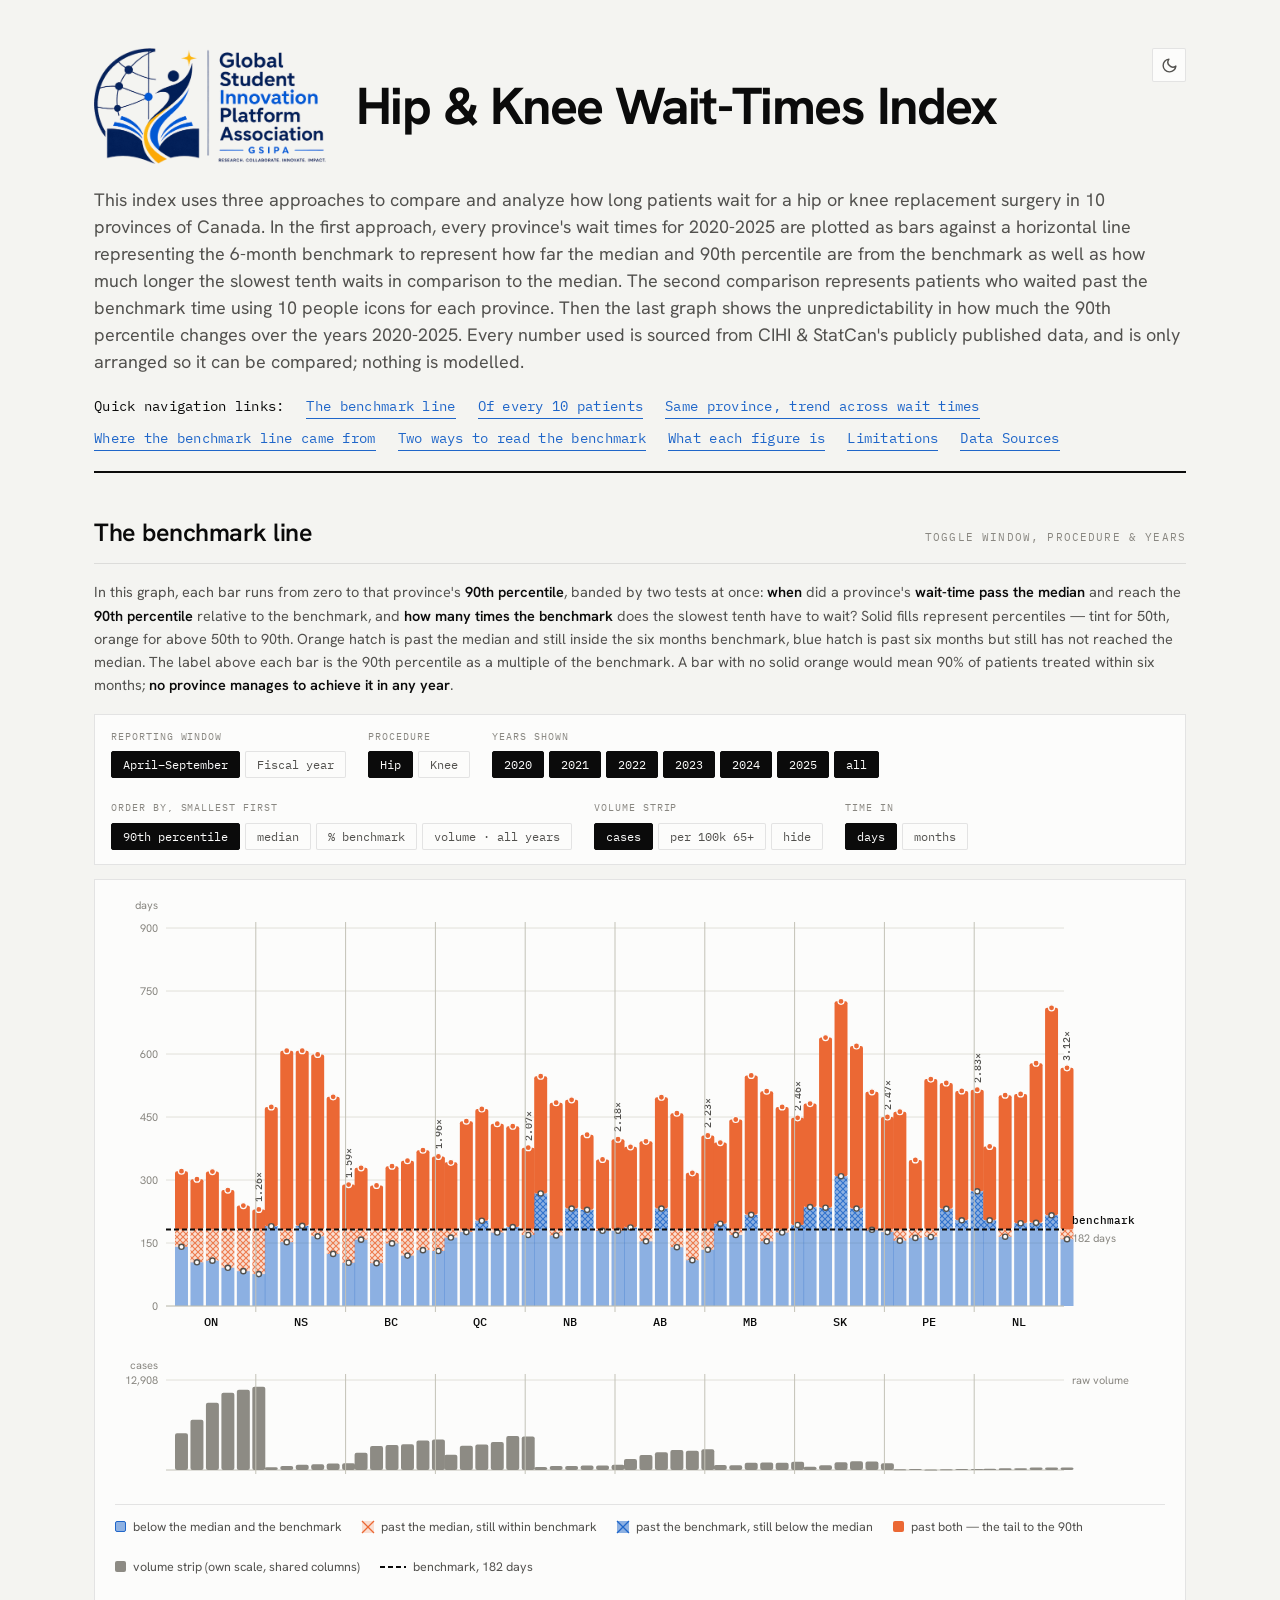
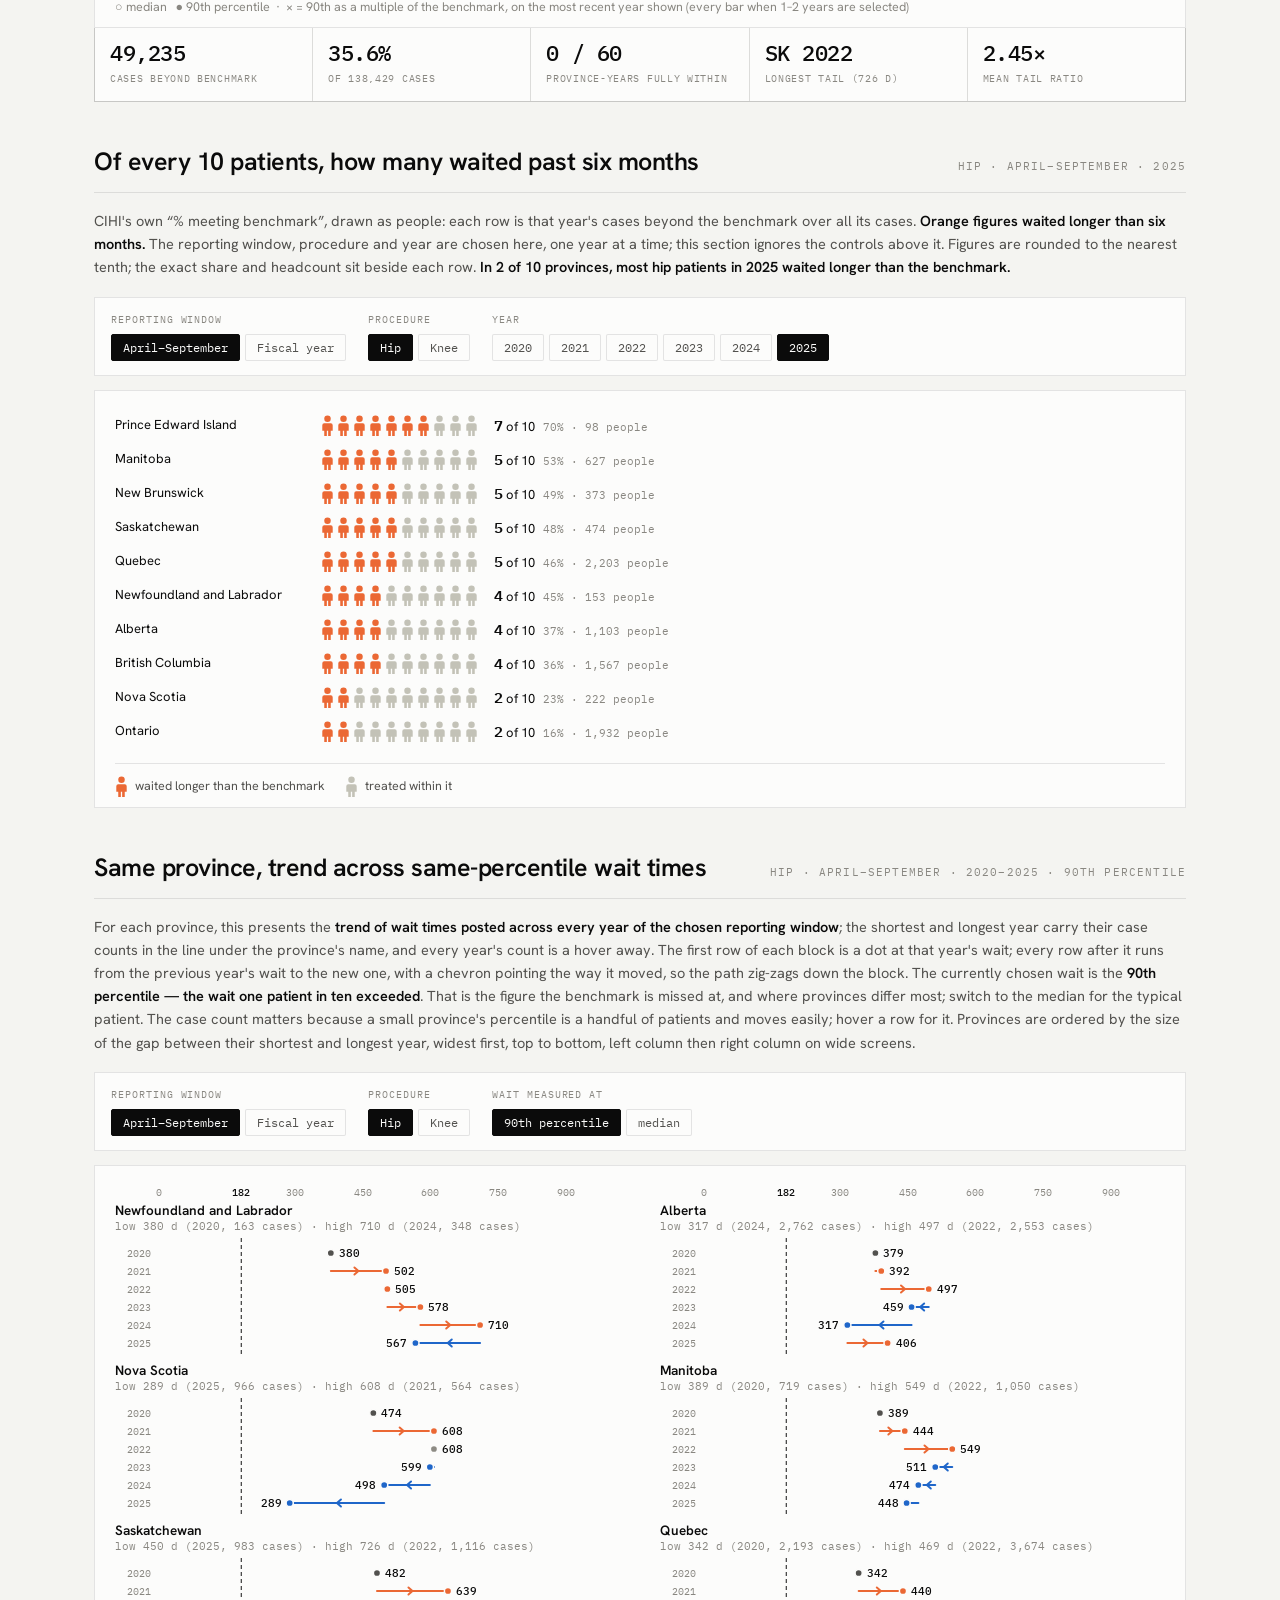
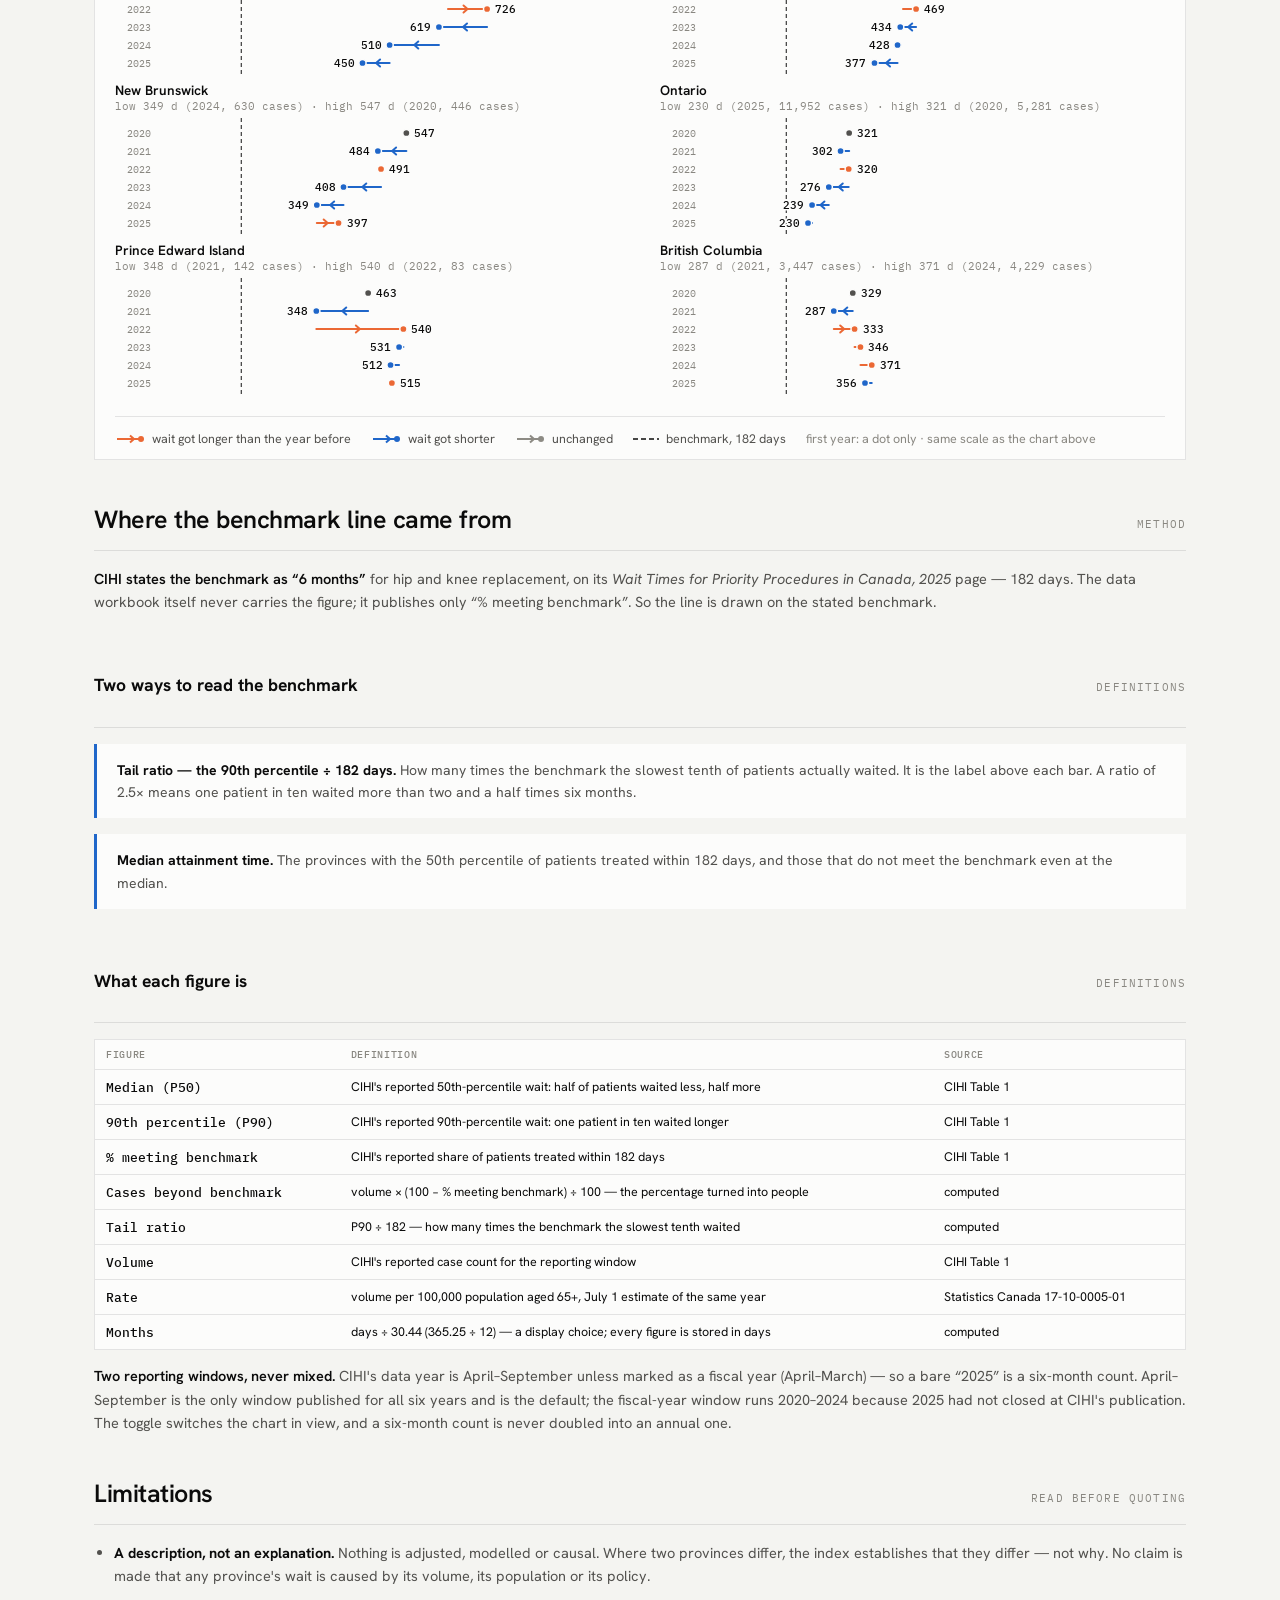
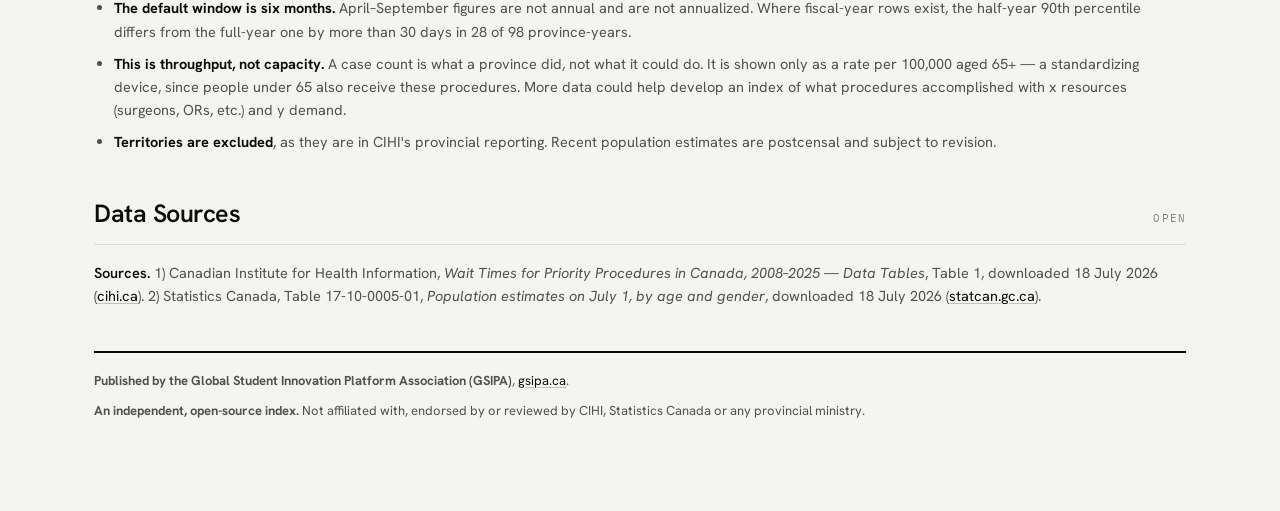
<file: index.html>
<!DOCTYPE html>
<html lang="en">
<head>
<meta charset="utf-8">
<meta name="viewport" content="width=device-width, initial-scale=1">
<meta name="description" content="Hip and knee replacement wait times in ten Canadian provinces, 2020-2025, plotted against the 182-day benchmark. Source: CIHI Table 1.">
<link rel="icon" href="data:image/svg+xml,%3Csvg xmlns='http://www.w3.org/2000/svg' viewBox='0 0 100 100'%3E%3Ctext y='.9em' font-size='90'%3E%F0%9F%93%8F%3C/text%3E%3C/svg%3E">
<style>:root{color-scheme:light dark}html,body{margin:0}img{max-width:100%}[hidden]{display:none!important}</style>
<title>Canada Hip &amp; Knee Wait-Times Index</title>
<link rel="stylesheet" href="https://fonts.googleapis.com/css2?family=Hanken+Grotesk:wght@400;500;600;700&family=IBM+Plex+Mono:wght@400;500&display=swap">
<style>
:root{
  --plane:#f4f4f1; --surface:#fcfcfb; --surface-2:#f0f0ec;
  --ink:#0b0b0b; --ink-2:#52514e; --muted:#898781;
  --grid:#e1e0d9; --axis:#c3c2b7; --rule:rgba(11,11,11,.10);
  --within:#1f66c9; --within-soft:rgba(31,102,201,.50); --beyond:#eb6834;
  --beyond-soft:rgba(235,104,52,.20); --bench:#0b0b0b; --divider:#c3c2b7;
  --vol:#8d8b84;
  --chip:#fcfcfb; --chip-on:#0b0b0b; --chip-on-ink:#fcfcfb;
  --logo-plate:transparent; --logo-pad:0;
  --display:"Hanken Grotesk","Helvetica Neue",Arial,system-ui,sans-serif;
  --sans:"Hanken Grotesk","Helvetica Neue",Arial,system-ui,sans-serif;
  --mono:"IBM Plex Mono",ui-monospace,"SFMono-Regular",Menlo,monospace;
}
@media (prefers-color-scheme:dark){:root:not([data-theme="light"]){
  --plane:#0d0d0d; --surface:#1a1a19; --surface-2:#232322;
  --ink:#fff; --ink-2:#c3c2b7; --muted:#898781;
  --grid:#2c2c2a; --axis:#383835; --rule:rgba(255,255,255,.12);
  --within:#3987e5; --within-soft:rgba(57,135,229,.22); --beyond:#d95926;
  --beyond-soft:rgba(217,89,38,.20); --bench:#fff; --divider:#383835;
  --vol:#7e7c76;
  --chip:#1a1a19; --chip-on:#fff; --chip-on-ink:#0d0d0d;
  --logo-plate:#fff; --logo-pad:8px 10px;
}}
:root[data-theme="dark"]{
  --plane:#0d0d0d; --surface:#1a1a19; --surface-2:#232322;
  --ink:#fff; --ink-2:#c3c2b7; --muted:#898781;
  --grid:#2c2c2a; --axis:#383835; --rule:rgba(255,255,255,.12);
  --within:#3987e5; --within-soft:rgba(57,135,229,.22); --beyond:#d95926;
  --beyond-soft:rgba(217,89,38,.20); --bench:#fff; --divider:#383835;
  --vol:#7e7c76;
  --chip:#1a1a19; --chip-on:#fff; --chip-on-ink:#0d0d0d;
  --logo-plate:#fff; --logo-pad:8px 10px;
}
*{box-sizing:border-box}
body{background:var(--plane);color:var(--ink);font-family:var(--sans);
  font-size:15px;line-height:1.6;-webkit-font-smoothing:antialiased}
.wrap{max-width:1140px;margin:0 auto;padding:48px 24px 80px}
/* Masthead: logo top-left, the title lockup beside it, the standfirst and
   contents line beneath both. */
.masthead{border-bottom:2px solid var(--ink);padding-bottom:20px;
  display:grid;grid-template-columns:auto 1fr auto;gap:0 30px;align-items:center}
.theme-btn{grid-column:3;grid-row:1;align-self:start;width:34px;height:34px;padding:0;
  display:grid;place-items:center;cursor:pointer;border-radius:2px;
  background:var(--chip);color:var(--ink-2);border:1px solid var(--rule);transition:color .12s,border-color .12s}
.theme-btn:hover{color:var(--ink);border-color:var(--axis)}
.theme-btn:focus-visible{outline:2px solid var(--within);outline-offset:2px}
.theme-btn svg{width:17px;height:17px;display:block}
.theme-btn[data-mode="light"] .sun{display:none}
.theme-btn[data-mode="dark"] .moon{display:none}
.masthead .logo{grid-column:1;grid-row:1;justify-self:start;display:block;
  background:var(--logo-plate);padding:var(--logo-pad);border-radius:3px}
.masthead .logo:focus-visible{outline:2px solid var(--within);outline-offset:4px}
.logo img{display:block;width:232px;height:auto}
.masthead .title{grid-column:2;grid-row:1;min-width:0}
.masthead .standfirst,.masthead .toc{grid-column:1 / -1}
.masthead .standfirst{margin-top:22px}
.masthead .toc{margin-top:20px}
@media (max-width:700px){
  .masthead{grid-template-columns:1fr auto;gap:0}
  .masthead .logo{grid-column:1;grid-row:1;margin-bottom:18px}
  .theme-btn{grid-column:2;grid-row:1}
  .masthead .title{grid-column:1 / -1;grid-row:2}
  .logo img{width:176px}
}
.eyebrow{font-family:var(--mono);font-size:11px;letter-spacing:.13em;
  text-transform:uppercase;color:var(--muted)}
h1{font-family:var(--display);font-weight:700;font-size:clamp(34px,5.2vw,52px);
  line-height:1.04;letter-spacing:-.03em;margin:0;text-wrap:balance}
.standfirst{font-family:var(--display);font-weight:400;font-size:18px;line-height:1.5;
  color:var(--ink-2);margin:14px 0 0}
section{margin:40px 0 0}
.sec-head{display:flex;align-items:baseline;gap:14px;flex-wrap:wrap;
  border-bottom:1px solid var(--rule);padding-bottom:10px;margin-bottom:16px}
h2{font-family:var(--display);font-weight:600;font-size:25px;letter-spacing:-.02em;margin:0}
.sec-head .role{font-family:var(--mono);font-size:10.5px;letter-spacing:.11em;
  text-transform:uppercase;color:var(--muted);margin-left:auto}
.note{color:var(--ink-2);margin:0 0 18px;font-size:14.5px}
.note strong{color:var(--ink);font-weight:600}

.controls{display:flex;flex-wrap:wrap;gap:22px;align-items:flex-end;
  background:var(--surface);border:1px solid var(--rule);padding:14px 16px;margin-bottom:14px}
.cgroup{display:flex;flex-direction:column;gap:7px}
.cgroup > label{font-family:var(--mono);font-size:9.5px;letter-spacing:.1em;
  text-transform:uppercase;color:var(--muted)}
.chips{display:flex;flex-wrap:wrap;gap:5px}
.chip{font-family:var(--mono);font-size:12px;padding:5px 11px;cursor:pointer;
  background:var(--chip);color:var(--ink-2);border:1px solid var(--rule);
  border-radius:2px;transition:background .12s,color .12s}
.chip:hover{border-color:var(--axis)}
.chip[aria-pressed="true"]{background:var(--chip-on);color:var(--chip-on-ink);
  border-color:var(--chip-on)}
.chip:focus-visible{outline:2px solid var(--within);outline-offset:2px}
.chip.mini{font-size:11px;padding:4px 8px}

.plot{background:var(--surface);border:1px solid var(--rule);padding:18px 20px 10px}
svg{display:block;overflow:visible}
.t-lab{font-family:var(--sans);font-size:11px;fill:var(--muted)}
.t-prov{font-family:var(--mono);font-size:12px;fill:var(--ink);font-weight:500}
.t-bench{font-family:var(--mono);font-size:10.5px;fill:var(--ink);font-weight:500}
.t-ratio{font-family:var(--mono);font-size:9.5px;fill:var(--ink-2);font-weight:500}
.legend{display:flex;gap:20px;align-items:center;font-size:12.5px;color:var(--ink-2);
  margin:14px 0 0;flex-wrap:wrap;padding-top:12px;border-top:1px solid var(--rule)}
.key{display:inline-flex;align-items:center;gap:7px}
.key i{width:11px;height:11px;border-radius:2px;display:block}
.stats{display:grid;grid-template-columns:repeat(auto-fit,minmax(140px,1fr));gap:1px;
  background:var(--rule);border:1px solid var(--rule);border-top:none}
.stat{background:var(--surface);padding:12px 15px}
.stat b{display:block;font-family:var(--mono);font-size:22px;font-weight:500;
  letter-spacing:-.02em;line-height:1.15}
.stat span{font-family:var(--mono);font-size:10px;letter-spacing:.07em;
  text-transform:uppercase;color:var(--muted)}
.iso-row{display:grid;grid-template-columns:190px auto 1fr;align-items:center;gap:0 16px;
  min-height:34px}
.iso-row .lab{font-size:13px;white-space:nowrap;overflow:hidden;text-overflow:ellipsis}
.iso-row .ab{display:none;font-family:var(--mono)}
.people{display:flex;gap:3px}
.ic{width:13px;height:21px;display:block}
.ic.miss{fill:var(--beyond)} .ic.met{fill:var(--axis)}
.iso-row .val{font-size:13px;white-space:nowrap}
.iso-row .val b{font-family:var(--mono);font-weight:600;font-size:15px}
.iso-row .val .sub{font-family:var(--mono);color:var(--muted);font-size:11px;margin-left:8px}
@media (max-width:560px){
  .iso-row{grid-template-columns:44px auto 1fr}
  .iso-row .full{display:none} .iso-row .ab{display:inline}
  .iso-row .val .sub{display:block;margin:0}
}
.toc{display:flex;flex-wrap:wrap;gap:8px 22px;font-family:var(--mono);
  font-size:14px;letter-spacing:.02em}
.toc a{color:var(--within);text-decoration:none;border-bottom:1px solid var(--within);padding-bottom:1px}
.toc a:hover{color:var(--ink);border-color:var(--ink)}
.toc a:focus-visible{outline:2px solid var(--within);outline-offset:3px}
section[id]{scroll-margin-top:16px}
.note a,footer a{color:var(--ink);text-decoration:underline;text-decoration-color:var(--axis);text-underline-offset:2px}
.note a:hover,footer a:hover{text-decoration-color:var(--ink)}
.note code{font-family:var(--mono);font-size:12.5px}
.limits{margin:0;padding-left:20px;color:var(--ink-2);font-size:14.5px}
.limits li{margin-bottom:9px}
.limits b{color:var(--ink)}
.zz-cols{display:grid;grid-template-columns:1fr 1fr;gap:8px 40px}
@media (max-width:820px){.zz-cols{grid-template-columns:1fr}}
.zz-prov{font-family:var(--sans);font-size:13.5px;font-weight:600;fill:var(--ink)}
.zz-sum{font-family:var(--mono);font-size:10.5px;fill:var(--muted)}
.zz-yr{font-family:var(--mono);font-size:10px;fill:var(--muted)}
.zz-val{font-family:var(--mono);font-size:10.5px;fill:var(--ink);font-weight:500;
  paint-order:stroke;stroke:var(--surface);stroke-width:3px;stroke-linejoin:round}
.zz-tick{font-family:var(--mono);font-size:10px;fill:var(--muted)}
.hit{fill:transparent;pointer-events:all;outline:none}
.hit:focus-visible{stroke:var(--within);stroke-width:1.5}
.tip{position:fixed;pointer-events:none;z-index:60;opacity:0;transition:opacity .1s;
  background:var(--ink);color:var(--plane);font-family:var(--mono);font-size:11px;
  line-height:1.55;padding:9px 12px;border-radius:3px;max-width:260px}
.tip.on{opacity:1}
.tip b{color:var(--plane);font-weight:600}
.qbox{border-left:3px solid var(--beyond);background:var(--surface);padding:15px 20px;
  margin:16px 0 0;font-size:14px;color:var(--ink-2)}
.qbox b{color:var(--ink)}
.winnote{border-left:3px solid var(--vol);background:var(--surface);padding:11px 16px;
  font-size:13.5px;color:var(--ink-2);margin:0 0 14px}
.qbox ul{margin:8px 0 0;padding-left:18px}
.qbox li{margin-bottom:5px}
.tblwrap{overflow-x:auto;border:1px solid var(--rule);background:var(--surface)}
table{border-collapse:collapse;width:100%;font-size:12.5px;font-variant-numeric:tabular-nums}
th,td{text-align:right;padding:7px 11px;border-bottom:1px solid var(--rule);white-space:nowrap}
th{font-family:var(--mono);font-size:9.5px;letter-spacing:.07em;text-transform:uppercase;
  color:var(--muted);font-weight:500}
th:first-child,td:first-child,th.l,td.l{text-align:left}
tbody tr:last-child td{border-bottom:none}
td.pv{font-family:var(--mono);font-weight:500;color:var(--ink)}
details{margin-top:14px}
summary{font-family:var(--mono);font-size:11.5px;color:var(--ink-2);cursor:pointer;
  padding:7px 0;list-style:none}
summary::-webkit-details-marker{display:none}
summary::before{content:"▸ ";color:var(--muted)}
details[open] summary::before{content:"▾ "}
summary:focus-visible{outline:2px solid var(--within);outline-offset:3px}
footer{border-top:2px solid var(--ink);padding-top:18px;margin-top:44px;font-size:13px;
  color:var(--ink-2)}
@media (prefers-reduced-motion:reduce){*{transition:none!important}}
</style>
</head>
<body>
<script>
// Theme choice.
(function(){ try {
  const t = localStorage.getItem('theme');
  if (t === 'light' || t === 'dark') document.documentElement.setAttribute('data-theme', t);
} catch (e) {} })();
</script>

<div class="wrap">
  <header class="masthead">
    <a class="logo" href="https://gsipa.ca" aria-label="Global Student Innovation Platform Association — gsipa.ca">
      <img src="assets/gsipa-logo.png" width="280" height="139"
        alt="Global Student Innovation Platform Association (GSIPA)"></a>
    <div class="title">
      <h1>Hip &amp; Knee <span style="white-space:nowrap">Wait-Times</span> Index</h1>
    </div>
    <button type="button" class="theme-btn" id="theme-btn" aria-label="Switch to dark theme">
      <svg class="moon" viewBox="0 0 24 24" fill="none" stroke="currentColor" stroke-width="2"
        stroke-linecap="round" stroke-linejoin="round" aria-hidden="true">
        <path d="M21 12.8A9 9 0 1 1 11.2 3a7 7 0 0 0 9.8 9.8z"/></svg>
      <svg class="sun" viewBox="0 0 24 24" fill="none" stroke="currentColor" stroke-width="2"
        stroke-linecap="round" aria-hidden="true">
        <circle cx="12" cy="12" r="4"/>
        <path d="M12 2v2M12 20v2M4.9 4.9l1.4 1.4M17.7 17.7l1.4 1.4M2 12h2M20 12h2M4.9 19.1l1.4-1.4M17.7 6.3l1.4-1.4"/></svg>
    </button>
    <p class="standfirst">This index uses three approaches to compare and analyze how long 
      patients wait for a hip or knee replacement surgery in 10 provinces of Canada. In the first approach, 
      every province's wait times for 2020-2025 are plotted as bars against a horizontal line representing the 6-month benchmark 
      to represent how far the median and 90th percentile are from the benchmark as well as 
      how much longer the slowest tenth waits in comparison to the median. 
      The second comparison represents patients who waited past the benchmark time using 10 people icons for each province.   
      Then the last graph shows the unpredictability in how much the 90th percentile changes over the years 2020-2025.
      Every number used is sourced from CIHI &amp; StatCan's publicly published data, and is only arranged so it can be compared; nothing
      is modelled.</p>
    <nav class="toc" aria-label="Contents">Quick navigation links:
      <a href="#benchmark">The benchmark line</a><a href="#tenths">Of every 10 patients</a><a href="#range">Same province, trend across wait times</a>
      <a href="#method">Where the benchmark line came from</a><a href="#ratios">Two ways to read the benchmark</a>
      <a href="#definitions">What each figure is</a><a href="#limitations">Limitations</a>
      <a href="#data">Data Sources</a>
    </nav>
  </header>

  <section id="benchmark">
    <div class="sec-head"><h2>The benchmark line</h2>
      <span class="role">toggle window, procedure &amp; years</span></div>
    <p class="note">In this graph, each bar runs from zero to that province's <strong>90th
      percentile</strong>, banded by two tests at once: <strong>when</strong> did a province's <strong>wait-time pass the
      median</strong> and reach the <strong>90th percentile</strong> relative to the benchmark, and 
      <strong>how many times the benchmark</strong> does the slowest tenth have to wait? 

      Solid fills represent percentiles — tint for 50th, orange for above 50th to 90th. Orange hatch is past
      the median and still inside the six months benchmark, blue hatch is past six months but still has not reached
      the median. The label above each bar is the 90th percentile as a multiple of the
      benchmark. A bar with no solid orange would mean 90% of patients treated within six
      months; <strong id="none-clear">no province manages to achieve it in any year</strong>.</p>

    <div class="controls">
      <div class="cgroup"><label id="lab-win">Reporting window</label>
        <div class="chips" role="group" aria-labelledby="lab-win" id="win-chips"></div></div>
      <div class="cgroup"><label id="lab-proc">Procedure</label>
        <div class="chips" role="group" aria-labelledby="lab-proc" id="proc-chips"></div></div>
      <div class="cgroup"><label id="lab-year">Years shown</label>
        <div class="chips" role="group" aria-labelledby="lab-year" id="year-chips"></div></div>
      <div class="cgroup"><label id="lab-sort">Order by, smallest first</label>
        <div class="chips" role="group" aria-labelledby="lab-sort" id="sort-chips"></div></div>
      <div class="cgroup"><label id="lab-vol">Volume strip</label>
        <div class="chips" role="group" aria-labelledby="lab-vol" id="vol-chips"></div></div>
      <div class="cgroup"><label id="lab-unit">Time in</label>
        <div class="chips" role="group" aria-labelledby="lab-unit" id="unit-chips"></div></div>
    </div>

    <p class="note" id="winnote" hidden></p>
    <div class="plot"><div id="chart"></div>
      <div id="volstrip"></div>
      <div class="legend">
        <span class="key"><i style="background:var(--within-soft);border:1px solid var(--within)"></i>below the median and the benchmark</span>
        <span class="key"><svg width="12" height="12" aria-hidden="true"><rect width="12" height="12" fill="var(--beyond-soft)"/><path d="M0,0 l12,12 M12,0 l-12,12" stroke="var(--beyond)" stroke-width="1.3"/></svg>past the median, still within benchmark</span>
        <span class="key"><svg width="12" height="12" aria-hidden="true"><rect width="12" height="12" fill="var(--within-soft)"/><path d="M0,0 l12,12 M12,0 l-12,12" stroke="var(--within)" stroke-width="1.3"/></svg>past the benchmark, still below the median</span>
        <span class="key"><i style="background:var(--beyond)"></i>past both — the tail to the 90th</span>
        <span class="key"><i style="background:var(--vol)"></i>volume strip (own scale, shared columns)</span>
        <span class="key"><svg width="26" height="10" aria-hidden="true">
          <line x1="0" y1="5" x2="26" y2="5" stroke="var(--bench)" stroke-width="2"
            stroke-dasharray="5 3"/></svg><span id="leg-bench">benchmark, 182 days</span></span>
        <span class="key" style="color:var(--muted)">○ median &nbsp; ● 90th percentile
          &nbsp;·&nbsp; ×  = 90th as a multiple of the benchmark, on the most recent
          year shown (every bar when 1–2 years are selected)</span>
      </div>
    </div>
    <div class="stats" id="stats"></div>
  </section>

  <section id="tenths">
    <div class="sec-head"><h2>Of every 10 patients, how many waited past six months</h2>
      <span class="role" id="iso-role">independent of the controls above</span></div>
    <p class="note">CIHI's own “% meeting benchmark”, drawn as people: 
      each row is that year's cases beyond the benchmark over all its cases.
      <strong>Orange figures waited longer than six months.</strong> The reporting window,
      procedure and year are chosen here, one year at a time; this section ignores the
      controls above it. Figures are rounded to the nearest tenth; the exact share and
      headcount sit beside each row. <strong id="iso-most">—</strong></p>
    <div class="controls">
      <div class="cgroup"><label id="lab-iso-win">Reporting window</label>
        <div class="chips" role="group" aria-labelledby="lab-iso-win" id="iso-win-chips"></div></div>
      <div class="cgroup"><label id="lab-iso-proc">Procedure</label>
        <div class="chips" role="group" aria-labelledby="lab-iso-proc" id="iso-proc-chips"></div></div>
      <div class="cgroup"><label id="lab-iso-year">Year</label>
        <div class="chips" role="group" aria-labelledby="lab-iso-year" id="iso-year-chips"></div></div>
    </div>
    <p class="note" id="iso-winnote" hidden></p>
    <svg width="0" height="0" style="position:absolute" aria-hidden="true">
      <symbol id="person" viewBox="0 0 20 32"><circle cx="10" cy="5.5" r="5"/>
        <path d="M5 12.5h10a3 3 0 0 1 3 3V24h-3v8h-4v-8H9v8H5v-8H2V15.5a3 3 0 0 1 3-3z"/></symbol>
    </svg>
    <div class="plot"><div id="iso"></div>
      <div class="legend">
        <span class="key"><svg class="ic miss" aria-hidden="true"><use href="#person"/></svg>waited longer than the benchmark</span>
        <span class="key"><svg class="ic met" aria-hidden="true"><use href="#person"/></svg>treated within it</span>
      </div>
    </div>
  </section>

  <section id="range">
    <div class="sec-head"><h2>Same province, trend across same-percentile wait times</h2>
      <span class="role" id="rng-role">independent of the controls above</span></div>
    <p class="note">For each province, this presents the <strong>trend of wait times posted across
      every year of the chosen reporting window</strong>; the shortest and longest year carry
      their case counts in the line under the province's name, and every year's count is a
      hover away. The
      first row of each block is a dot at that year's wait; every row after it runs from the
      previous year's wait to the new one, with a chevron pointing the way it moved, so the
      path zig-zags down the block.
      The currently chosen wait is the
      <strong id="rng-basis">90th percentile — the wait one patient in ten exceeded</strong>.
      <span id="rng-why">That is the figure the benchmark is missed at, and where provinces
      differ most; switch to the median for the typical patient.</span> The case count
      matters because a small province's percentile is a handful of patients and moves
      easily; hover a row for it. Provinces are ordered by the size of the gap between their
      shortest and longest year, widest first, top to bottom, left column then right column on wide screens. <strong id="rng-note"></strong></p>
    <div class="controls">
      <div class="cgroup"><label id="lab-rng-win">Reporting window</label>
        <div class="chips" role="group" aria-labelledby="lab-rng-win" id="rng-win-chips"></div></div>
      <div class="cgroup"><label id="lab-rng-proc">Procedure</label>
        <div class="chips" role="group" aria-labelledby="lab-rng-proc" id="rng-proc-chips"></div></div>
      <div class="cgroup"><label id="lab-basis">Wait measured at</label>
        <div class="chips" role="group" aria-labelledby="lab-basis" id="basis-chips"></div></div>
    </div>
    <p class="note" id="rng-winnote" hidden></p>
    <div class="plot"><div class="zz-cols" id="range-rows"></div>
      <div class="legend" id="rng-legend"></div>
    </div>
  </section>

  <section id="method">
    <div class="sec-head"><h2>Where the benchmark line came from</h2><span class="role">method</span></div>
    <p class="note"><strong>CIHI states the benchmark as “6 months”</strong> for hip and knee
      replacement, on its <em>Wait Times for Priority Procedures in Canada, 2025</em> page —
      182 days. The data workbook itself never carries the figure; it publishes only
      “% meeting benchmark”. So the line is drawn on the stated benchmark.</p>
    
  </section>

  <section id="ratios">
    <div class="sec-head"><h3>Two ways to read the benchmark</h3><span class="role">definitions</span></div>
    
    <div class="qbox" style="border-left-color:var(--within);margin-bottom:12px">
      <b>Tail ratio — the 90th percentile ÷ 182 days.</b> How many times the benchmark the
      slowest tenth of patients actually waited. It is the label above each bar. A ratio of
      2.5× means one patient in ten waited more than two and a half times six months.
    </div>
    <div class="qbox" style="border-left-color:var(--within)">
      <b>Median attainment time.</b> The provinces with the 50th percentile of patients
      treated within 182 days, and those that do not meet the benchmark even at the median.
    </div>
  </section>

  <section id="definitions">
    <div class="sec-head"><h3>What each figure is</h3><span class="role">definitions</span></div>
    <div class="tblwrap"><table>
      <thead><tr><th class="l">Figure</th><th class="l">Definition</th><th class="l">Source</th></tr></thead>
      <tbody>
        <tr><td class="pv">Median (P50)</td><td class="l">CIHI's reported 50th-percentile wait: half of patients waited less, half more</td><td class="l">CIHI Table 1</td></tr>
        <tr><td class="pv">90th percentile (P90)</td><td class="l">CIHI's reported 90th-percentile wait: one patient in ten waited longer</td><td class="l">CIHI Table 1</td></tr>
        <tr><td class="pv">% meeting benchmark</td><td class="l">CIHI's reported share of patients treated within 182 days</td><td class="l">CIHI Table 1</td></tr>
        <tr><td class="pv">Cases beyond benchmark</td><td class="l">volume × (100 − % meeting benchmark) ÷ 100 — the percentage turned into people</td><td class="l">computed</td></tr>
        <tr><td class="pv">Tail ratio</td><td class="l">P90 ÷ 182 — how many times the benchmark the slowest tenth waited</td><td class="l">computed</td></tr>
        <tr><td class="pv">Volume</td><td class="l">CIHI's reported case count for the reporting window</td><td class="l">CIHI Table 1</td></tr>
        <tr><td class="pv">Rate</td><td class="l">volume per 100,000 population aged 65+, July 1 estimate of the same year</td><td class="l">Statistics Canada 17-10-0005-01</td></tr>
        <tr><td class="pv">Months</td><td class="l">days ÷ 30.44 (365.25 ÷ 12) — a display choice; every figure is stored in days</td><td class="l">computed</td></tr>
      </tbody>
    </table></div>
    <p class="note" style="margin-top:14px"><strong>Two reporting windows, never mixed.</strong>
      CIHI's data year is April–September unless marked as a fiscal year (April–March) —
      so a bare “2025” is a six-month count. April–September is the only window published
      for all six years and is the default; the fiscal-year window runs 2020–2024 because
      2025 had not closed at CIHI's publication. The toggle switches the chart in view, and a six-month
      count is never doubled into an annual one.</p>
  </section>

  <section id="limitations">
    <div class="sec-head"><h2>Limitations</h2><span class="role">read before quoting</span></div>
    <ul class="limits">
      <li><b>A description, not an explanation.</b> Nothing is adjusted, modelled or causal.
        Where two provinces differ, the index establishes that they differ — not why. No
        claim is made that any province's wait is caused by its volume, its population or
        its policy.</li>
      <!-- <li><b>The figures are self-reported.</b> Hip and knee results are aggregates
        submitted by provincial ministries and agencies; CIHI harmonizes the reporting
        format, not the underlying measurement. What starts the clock — the decision to
        treat, the booking, or another point — is set by each province, and a gap between
        two provinces may in part reflect that.</li> -->
      <!-- <li><b>No confidence intervals.</b> CIHI publishes percentiles, not case-level data,
        so none can be computed. A 141-case figure from Prince Edward Island prints with
        the same authority as an 11,952-case one from Ontario; small-province figures are
        inevitably less stable, and a single year's swing in a small province should be
        read with that in mind.</li> -->
      <!-- <li><b>Case mix is not controlled for.</b> The data carry nothing on age, comorbidity,
        primary versus revision, urgency or triage. Any gap between provinces may be a
        case-mix difference.</li> -->
      <li><b>The default window is six months.</b> April–September figures are not annual
        and are not annualized. Where fiscal-year rows exist, the half-year 90th percentile
        differs from the full-year one by more than 30 days in 28 of 98 province-years.</li>
      <li><b>This is throughput, not capacity.</b> A case count is what a province did, not what
        it could do. It is shown only as a rate per 100,000 aged 65+ — a standardizing
        device, since people under 65 also receive these procedures. More data could help develop 
        an index of what procedures accomplished with x resources (surgeons, ORs, etc.) and y demand.</li>
      <li><b>Territories are excluded</b>, as they are in CIHI's provincial reporting.
        Recent population estimates are postcensal and subject to revision.</li>
    </ul>
  </section>

  <section id="data">
    <div class="sec-head"><h2>Data Sources</h2><span class="role">open</span></div>
    <p class="note"><strong>Sources.</strong> 1) Canadian Institute for Health Information,
      <em>Wait Times for Priority Procedures in Canada, 2008–2025 — Data Tables</em>,
      Table 1, downloaded 18 July 2026 (<a href="https://www.cihi.ca/en/wait-times-for-priority-procedures-in-canada">cihi.ca</a>).
      2) Statistics Canada, Table 17-10-0005-01, <em>Population estimates on July 1, by age and
      gender</em>, downloaded 18 July 2026 (<a href="https://www150.statcan.gc.ca/t1/tbl1/en/tv.action?pid=1710000501">statcan.gc.ca</a>).</p>
    <!-- <p class="note"><strong>Provenance.</strong> Every bar on this page carries the Table 1
      row numbers it was built from — hover any bar to see them — and the master tables
      behind the page are published as CSV with the same column, so any figure can be
      checked against the workbook in a few seconds without running any code.</p>
    <p class="note"><strong>Reproducibility.</strong> The raw files, the tables and the code
      that builds this page are in the open repository at
      <a href="https://github.com/mugis-rwill/ca-wait-index">github.com/mugis-rwill/ca-wait-index</a>.
      The build is deterministic: one command regenerates this page byte for byte from the
      two raw files.</p>
    <p class="note"><strong>Why 2020 onward.</strong> CIHI's workbook reaches back to 2008,
      but the pre-COVID and post-COVID periods behave as different systems — the ranking of
      provinces by median wait is nearly unrelated across the two eras — and a series
      spanning both would average two regimes and describe neither. The written analysis of
      the reporting window and of these limitations is in the repository's
      <code>docs/</code>.</p> -->
  </section>

  <footer>
    <p style="margin:0 0 9px"><b>Published by the Global Student Innovation Platform
      Association (GSIPA)</b>, <a href="https://gsipa.ca">gsipa.ca</a>.</p>
    <p style="margin:0 0 9px"><b>An independent, open-source index.</b> Not affiliated with,
      endorsed by or reviewed by CIHI, Statistics Canada or any provincial ministry.</p>
  </footer>
</div>
<div class="tip" id="tip"></div>

<script>
const D = {"benchmark":182,"benchmark_source":"CIHI, Wait Times for Priority Procedures in Canada, 2025 - stated as 6 months for hip and knee replacement","provinces":[{"name":"Alberta","abbr":"AB"},{"name":"British Columbia","abbr":"BC"},{"name":"Manitoba","abbr":"MB"},{"name":"New Brunswick","abbr":"NB"},{"name":"Newfoundland and Labrador","abbr":"NL"},{"name":"Nova Scotia","abbr":"NS"},{"name":"Ontario","abbr":"ON"},{"name":"Prince Edward Island","abbr":"PE"},{"name":"Quebec","abbr":"QC"},{"name":"Saskatchewan","abbr":"SK"}],"windows":{"aprsep":{"key":"aprsep","label":"April\u2013September","long":"April\u2013September (6 months)","rate_unit":"per 100,000 aged 65+, 6 months","note":"","rows":[{"province":"Alberta","abbr":"AB","procedure":"Hip","year":2020,"p50":187.0,"p90":379.0,"volume":1584,"rate":261.0,"bench_pct":48.9,"tail_ratio":2.08,"p50_ratio":1.03,"missed_cases":809,"rows":"9194;9195;9196;9197"},{"province":"British Columbia","abbr":"BC","procedure":"Hip","year":2020,"p50":158.0,"p90":329.0,"volume":2466,"rate":251.0,"bench_pct":57.9,"tail_ratio":1.81,"p50_ratio":0.87,"missed_cases":1038,"rows":"9282;9283;9284;9285"},{"province":"Manitoba","abbr":"MB","procedure":"Hip","year":2020,"p50":196.0,"p90":389.0,"volume":719,"rate":323.1,"bench_pct":47.0,"tail_ratio":2.14,"p50_ratio":1.08,"missed_cases":381,"rows":"9418;9419;9420;9421"},{"province":"New Brunswick","abbr":"NB","procedure":"Hip","year":2020,"p50":268.0,"p90":547.0,"volume":446,"rate":258.9,"bench_pct":29.0,"tail_ratio":3.01,"p50_ratio":1.47,"missed_cases":317,"rows":"9506;9507;9508;9509"},{"province":"Newfoundland and Labrador","abbr":"NL","procedure":"Hip","year":2020,"p50":204.0,"p90":380.0,"volume":163,"rate":137.6,"bench_pct":45.0,"tail_ratio":2.09,"p50_ratio":1.12,"missed_cases":90,"rows":"9570;9571;9572;9573"},{"province":"Nova Scotia","abbr":"NS","procedure":"Hip","year":2020,"p50":190.0,"p90":474.0,"volume":390,"rate":185.6,"bench_pct":47.0,"tail_ratio":2.6,"p50_ratio":1.04,"missed_cases":207,"rows":"9658;9659;9660;9661"},{"province":"Ontario","abbr":"ON","procedure":"Hip","year":2020,"p50":141.0,"p90":321.0,"volume":5281,"rate":204.1,"bench_pct":63.9,"tail_ratio":1.76,"p50_ratio":0.77,"missed_cases":1904,"rows":"9738;9739;9740;9741"},{"province":"Prince Edward Island","abbr":"PE","procedure":"Hip","year":2020,"p50":155.6,"p90":462.5,"volume":119,"rate":372.0,"bench_pct":56.3,"tail_ratio":2.54,"p50_ratio":0.85,"missed_cases":52,"rows":"9834;9835;9836;9837"},{"province":"Quebec","abbr":"QC","procedure":"Hip","year":2020,"p50":163.0,"p90":342.0,"volume":2193,"rate":131.1,"bench_pct":55.7,"tail_ratio":1.88,"p50_ratio":0.9,"missed_cases":971,"rows":"9890;9891;9892;9893"},{"province":"Saskatchewan","abbr":"SK","procedure":"Hip","year":2020,"p50":235.5,"p90":482.0,"volume":462,"rate":240.5,"bench_pct":40.5,"tail_ratio":2.65,"p50_ratio":1.29,"missed_cases":275,"rows":"10082;10083;10084;10085"},{"province":"Alberta","abbr":"AB","procedure":"Hip","year":2021,"p50":154.0,"p90":392.0,"volume":2162,"rate":339.9,"bench_pct":59.3,"tail_ratio":2.15,"p50_ratio":0.85,"missed_cases":880,"rows":"10186;10187;10188;10189"},{"province":"British Columbia","abbr":"BC","procedure":"Hip","year":2021,"p50":102.0,"p90":287.0,"volume":3447,"rate":338.6,"bench_pct":72.1,"tail_ratio":1.58,"p50_ratio":0.56,"missed_cases":962,"rows":"10274;10275;10276;10277"},{"province":"Manitoba","abbr":"MB","procedure":"Hip","year":2021,"p50":169.0,"p90":444.0,"volume":687,"rate":299.5,"bench_pct":55.0,"tail_ratio":2.44,"p50_ratio":0.93,"missed_cases":309,"rows":"10410;10411;10412;10413"},{"province":"New Brunswick","abbr":"NB","procedure":"Hip","year":2021,"p50":168.0,"p90":484.0,"volume":572,"rate":320.2,"bench_pct":54.0,"tail_ratio":2.66,"p50_ratio":0.92,"missed_cases":263,"rows":"10498;10499;10500;10501"},{"province":"Newfoundland and Labrador","abbr":"NL","procedure":"Hip","year":2021,"p50":165.0,"p90":502.0,"volume":241,"rate":195.6,"bench_pct":57.0,"tail_ratio":2.76,"p50_ratio":0.91,"missed_cases":104,"rows":"10562;10563;10564;10565"},{"province":"Nova Scotia","abbr":"NS","procedure":"Hip","year":2021,"p50":152.0,"p90":608.0,"volume":564,"rate":259.0,"bench_pct":59.0,"tail_ratio":3.34,"p50_ratio":0.84,"missed_cases":231,"rows":"10650;10651;10652;10653"},{"province":"Ontario","abbr":"ON","procedure":"Hip","year":2021,"p50":104.0,"p90":302.0,"volume":7212,"rate":270.0,"bench_pct":75.1,"tail_ratio":1.66,"p50_ratio":0.57,"missed_cases":1797,"rows":"10730;10731;10732;10733"},{"province":"Prince Edward Island","abbr":"PE","procedure":"Hip","year":2021,"p50":162.1,"p90":347.9,"volume":142,"rate":426.5,"bench_pct":56.3,"tail_ratio":1.91,"p50_ratio":0.89,"missed_cases":62,"rows":"10826;10827;10828;10829"},{"province":"Quebec","abbr":"QC","procedure":"Hip","year":2021,"p50":176.0,"p90":440.0,"volume":3495,"rate":202.3,"bench_pct":51.9,"tail_ratio":2.42,"p50_ratio":0.97,"missed_cases":1681,"rows":"10882;10883;10884;10885"},{"province":"Saskatchewan","abbr":"SK","procedure":"Hip","year":2021,"p50":234.0,"p90":639.0,"volume":687,"rate":346.0,"bench_pct":42.6,"tail_ratio":3.51,"p50_ratio":1.29,"missed_cases":394,"rows":"11074;11075;11076;11077"},{"province":"Alberta","abbr":"AB","procedure":"Hip","year":2022,"p50":232.0,"p90":497.0,"volume":2553,"rate":382.1,"bench_pct":38.1,"tail_ratio":2.73,"p50_ratio":1.27,"missed_cases":1580,"rows":"13866;13867;13868;13869"},{"province":"British Columbia","abbr":"BC","procedure":"Hip","year":2022,"p50":149.0,"p90":333.0,"volume":3571,"rate":338.7,"bench_pct":62.1,"tail_ratio":1.83,"p50_ratio":0.82,"missed_cases":1353,"rows":"13954;13955;13956;13957"},{"province":"Manitoba","abbr":"MB","procedure":"Hip","year":2022,"p50":217.0,"p90":549.0,"volume":1050,"rate":444.7,"bench_pct":43.0,"tail_ratio":3.02,"p50_ratio":1.19,"missed_cases":598,"rows":"14090;14091;14092;14093"},{"province":"New Brunswick","abbr":"NB","procedure":"Hip","year":2022,"p50":232.0,"p90":491.0,"volume":563,"rate":304.1,"bench_pct":38.0,"tail_ratio":2.7,"p50_ratio":1.27,"missed_cases":349,"rows":"14178;14179;14180;14181"},{"province":"Newfoundland and Labrador","abbr":"NL","procedure":"Hip","year":2022,"p50":197.0,"p90":505.0,"volume":253,"rate":199.3,"bench_pct":45.0,"tail_ratio":2.77,"p50_ratio":1.08,"missed_cases":139,"rows":"14242;14243;14244;14245"},{"province":"Nova Scotia","abbr":"NS","procedure":"Hip","year":2022,"p50":191.0,"p90":608.0,"volume":745,"rate":330.7,"bench_pct":48.6,"tail_ratio":3.34,"p50_ratio":1.05,"missed_cases":383,"rows":"14330;14331;14332;14333"},{"province":"Ontario","abbr":"ON","procedure":"Hip","year":2022,"p50":108.0,"p90":320.0,"volume":9643,"rate":348.9,"bench_pct":71.8,"tail_ratio":1.76,"p50_ratio":0.59,"missed_cases":2716,"rows":"14410;14411;14412;14413"},{"province":"Prince Edward Island","abbr":"PE","procedure":"Hip","year":2022,"p50":164.4,"p90":540.4,"volume":83,"rate":240.4,"bench_pct":53.0,"tail_ratio":2.97,"p50_ratio":0.9,"missed_cases":39,"rows":"14506;14507;14508;14509"},{"province":"Quebec","abbr":"QC","procedure":"Hip","year":2022,"p50":203.0,"p90":469.0,"volume":3674,"rate":205.5,"bench_pct":45.2,"tail_ratio":2.58,"p50_ratio":1.12,"missed_cases":2013,"rows":"14562;14563;14564;14565"},{"province":"Saskatchewan","abbr":"SK","procedure":"Hip","year":2022,"p50":309.0,"p90":725.5,"volume":1116,"rate":545.3,"bench_pct":34.3,"tail_ratio":3.99,"p50_ratio":1.7,"missed_cases":733,"rows":"14754;14755;14756;14757"},{"province":"Alberta","abbr":"AB","procedure":"Hip","year":2023,"p50":140.0,"p90":459.0,"volume":2867,"rate":406.6,"bench_pct":58.5,"tail_ratio":2.52,"p50_ratio":0.77,"missed_cases":1190,"rows":"15754;15755;15756;15757"},{"province":"British Columbia","abbr":"BC","procedure":"Hip","year":2023,"p50":120.0,"p90":346.0,"volume":3704,"rate":339.6,"bench_pct":64.6,"tail_ratio":1.9,"p50_ratio":0.66,"missed_cases":1311,"rows":"15842;15843;15844;15845"},{"province":"Manitoba","abbr":"MB","procedure":"Hip","year":2023,"p50":154.0,"p90":511.4,"volume":1087,"rate":446.0,"bench_pct":58.7,"tail_ratio":2.81,"p50_ratio":0.85,"missed_cases":449,"rows":"15978;15979;15980;15981"},{"province":"New Brunswick","abbr":"NB","procedure":"Hip","year":2023,"p50":229.0,"p90":408.0,"volume":658,"rate":343.8,"bench_pct":42.0,"tail_ratio":2.24,"p50_ratio":1.26,"missed_cases":382,"rows":"16066;16067;16068;16069"},{"province":"Newfoundland and Labrador","abbr":"NL","procedure":"Hip","year":2023,"p50":198.0,"p90":578.0,"volume":359,"rate":274.1,"bench_pct":48.0,"tail_ratio":3.18,"p50_ratio":1.09,"missed_cases":187,"rows":"16130;16131;16132;16133"},{"province":"Nova Scotia","abbr":"NS","procedure":"Hip","year":2023,"p50":166.0,"p90":599.0,"volume":810,"rate":348.2,"bench_pct":52.6,"tail_ratio":3.29,"p50_ratio":0.91,"missed_cases":384,"rows":"16218;16219;16220;16221"},{"province":"Ontario","abbr":"ON","procedure":"Hip","year":2023,"p50":91.0,"p90":276.0,"volume":11082,"rate":387.5,"bench_pct":79.0,"tail_ratio":1.52,"p50_ratio":0.5,"missed_cases":2325,"rows":"16298;16299;16300;16301"},{"province":"Prince Edward Island","abbr":"PE","procedure":"Hip","year":2023,"p50":231.4,"p90":530.9,"volume":111,"rate":310.7,"bench_pct":38.7,"tail_ratio":2.92,"p50_ratio":1.27,"missed_cases":68,"rows":"16394;16395;16396;16397"},{"province":"Quebec","abbr":"QC","procedure":"Hip","year":2023,"p50":175.0,"p90":434.0,"volume":4026,"rate":217.9,"bench_pct":51.6,"tail_ratio":2.38,"p50_ratio":0.96,"missed_cases":1949,"rows":"16450;16451;16452;16453"},{"province":"Saskatchewan","abbr":"SK","procedure":"Hip","year":2023,"p50":232.0,"p90":619.0,"volume":1264,"rate":597.6,"bench_pct":44.0,"tail_ratio":3.4,"p50_ratio":1.27,"missed_cases":708,"rows":"16642;16643;16644;16645"},{"province":"Alberta","abbr":"AB","procedure":"Hip","year":2024,"p50":109.0,"p90":317.0,"volume":2762,"rate":372.0,"bench_pct":72.8,"tail_ratio":1.74,"p50_ratio":0.6,"missed_cases":751,"rows":"17642;17643;17644;17645"},{"province":"British Columbia","abbr":"BC","procedure":"Hip","year":2024,"p50":133.0,"p90":371.0,"volume":4229,"rate":374.5,"bench_pct":63.2,"tail_ratio":2.04,"p50_ratio":0.73,"missed_cases":1556,"rows":"17730;17731;17732;17733"},{"province":"Manitoba","abbr":"MB","procedure":"Hip","year":2024,"p50":175.0,"p90":474.0,"volume":1053,"rate":418.2,"bench_pct":54.0,"tail_ratio":2.6,"p50_ratio":0.96,"missed_cases":484,"rows":"17866;17867;17868;17869"},{"province":"New Brunswick","abbr":"NB","procedure":"Hip","year":2024,"p50":179.0,"p90":349.0,"volume":630,"rate":319.4,"bench_pct":50.0,"tail_ratio":1.92,"p50_ratio":0.98,"missed_cases":315,"rows":"17954;17955;17956;17957"},{"province":"Newfoundland and Labrador","abbr":"NL","procedure":"Hip","year":2024,"p50":216.0,"p90":710.0,"volume":348,"rate":258.0,"bench_pct":41.0,"tail_ratio":3.9,"p50_ratio":1.19,"missed_cases":205,"rows":"18018;18019;18020;18021"},{"province":"Nova Scotia","abbr":"NS","procedure":"Hip","year":2024,"p50":124.0,"p90":498.0,"volume":926,"rate":386.2,"bench_pct":64.0,"tail_ratio":2.74,"p50_ratio":0.68,"missed_cases":333,"rows":"18106;18107;18108;18109"},{"province":"Ontario","abbr":"ON","procedure":"Hip","year":2024,"p50":83.0,"p90":239.0,"volume":11515,"rate":388.4,"bench_pct":82.0,"tail_ratio":1.31,"p50_ratio":0.46,"missed_cases":2072,"rows":"18186;18187;18188;18189"},{"province":"Prince Edward Island","abbr":"PE","procedure":"Hip","year":2024,"p50":204.0,"p90":512.0,"volume":148,"rate":401.6,"bench_pct":45.3,"tail_ratio":2.81,"p50_ratio":1.12,"missed_cases":81,"rows":"18282;18283;18284;18285"},{"province":"Quebec","abbr":"QC","procedure":"Hip","year":2024,"p50":188.0,"p90":428.0,"volume":4878,"rate":255.9,"bench_pct":48.9,"tail_ratio":2.35,"p50_ratio":1.03,"missed_cases":2493,"rows":"18338;18339;18340;18341"},{"province":"Saskatchewan","abbr":"SK","procedure":"Hip","year":2024,"p50":181.5,"p90":510.0,"volume":1226,"rate":561.0,"bench_pct":50.2,"tail_ratio":2.8,"p50_ratio":1.0,"missed_cases":610,"rows":"18530;18531;18532;18533"},{"province":"Alberta","abbr":"AB","procedure":"Hip","year":2025,"p50":134.0,"p90":406.0,"volume":2981,"rate":382.2,"bench_pct":63.0,"tail_ratio":2.23,"p50_ratio":0.74,"missed_cases":1103,"rows":"19530;19531;19532;19533"},{"province":"British Columbia","abbr":"BC","procedure":"Hip","year":2025,"p50":131.0,"p90":356.0,"volume":4365,"rate":374.0,"bench_pct":64.1,"tail_ratio":1.96,"p50_ratio":0.72,"missed_cases":1567,"rows":"19618;19619;19620;19621"},{"province":"Manitoba","abbr":"MB","procedure":"Hip","year":2025,"p50":193.0,"p90":448.0,"volume":1183,"rate":454.4,"bench_pct":47.0,"tail_ratio":2.46,"p50_ratio":1.06,"missed_cases":627,"rows":"19754;19755;19756;19757"},{"province":"New Brunswick","abbr":"NB","procedure":"Hip","year":2025,"p50":179.0,"p90":397.0,"volume":761,"rate":375.3,"bench_pct":51.0,"tail_ratio":2.18,"p50_ratio":0.98,"missed_cases":373,"rows":"19850;19851;19852;19853"},{"province":"Newfoundland and Labrador","abbr":"NL","procedure":"Hip","year":2025,"p50":159.0,"p90":567.0,"volume":341,"rate":246.2,"bench_pct":55.0,"tail_ratio":3.12,"p50_ratio":0.87,"missed_cases":153,"rows":"19914;19915;19916;19917"},{"province":"Nova Scotia","abbr":"NS","procedure":"Hip","year":2025,"p50":103.0,"p90":289.0,"volume":966,"rate":391.5,"bench_pct":77.0,"tail_ratio":1.59,"p50_ratio":0.57,"missed_cases":222,"rows":"20002;20003;20004;20005"},{"province":"Ontario","abbr":"ON","procedure":"Hip","year":2025,"p50":76.0,"p90":230.0,"volume":11952,"rate":389.4,"bench_pct":83.8,"tail_ratio":1.26,"p50_ratio":0.42,"missed_cases":1932,"rows":"20082;20083;20084;20085"},{"province":"Prince Edward Island","abbr":"PE","procedure":"Hip","year":2025,"p50":273.0,"p90":515.0,"volume":141,"rate":370.0,"bench_pct":30.5,"tail_ratio":2.83,"p50_ratio":1.5,"missed_cases":98,"rows":"20178;20179;20180;20181"},{"province":"Quebec","abbr":"QC","procedure":"Hip","year":2025,"p50":169.0,"p90":377.0,"volume":4790,"rate":243.8,"bench_pct":54.0,"tail_ratio":2.07,"p50_ratio":0.93,"missed_cases":2203,"rows":"20234;20235;20236;20237"},{"province":"Saskatchewan","abbr":"SK","procedure":"Hip","year":2025,"p50":176.0,"p90":450.0,"volume":983,"rate":435.4,"bench_pct":51.8,"tail_ratio":2.47,"p50_ratio":0.97,"missed_cases":474,"rows":"20426;20427;20428;20429"},{"province":"Alberta","abbr":"AB","procedure":"Knee","year":2020,"p50":217.0,"p90":423.0,"volume":2082,"rate":343.0,"bench_pct":38.9,"tail_ratio":2.32,"p50_ratio":1.19,"missed_cases":1272,"rows":"9218;9219;9220;9221"},{"province":"British Columbia","abbr":"BC","procedure":"Knee","year":2020,"p50":183.0,"p90":384.0,"volume":3569,"rate":363.2,"bench_pct":50.0,"tail_ratio":2.11,"p50_ratio":1.01,"missed_cases":1784,"rows":"9306;9307;9308;9309"},{"province":"Manitoba","abbr":"MB","procedure":"Knee","year":2020,"p50":238.0,"p90":463.0,"volume":1150,"rate":516.8,"bench_pct":37.0,"tail_ratio":2.54,"p50_ratio":1.31,"missed_cases":724,"rows":"9442;9443;9444;9445"},{"province":"New Brunswick","abbr":"NB","procedure":"Knee","year":2020,"p50":296.0,"p90":568.0,"volume":650,"rate":377.3,"bench_pct":25.0,"tail_ratio":3.12,"p50_ratio":1.63,"missed_cases":488,"rows":"9518;9519;9520;9521"},{"province":"Newfoundland and Labrador","abbr":"NL","procedure":"Knee","year":2020,"p50":286.0,"p90":461.0,"volume":229,"rate":193.3,"bench_pct":21.0,"tail_ratio":2.53,"p50_ratio":1.57,"missed_cases":181,"rows":"9594;9595;9596;9597"},{"province":"Nova Scotia","abbr":"NS","procedure":"Knee","year":2020,"p50":270.0,"p90":652.0,"volume":545,"rate":259.3,"bench_pct":31.0,"tail_ratio":3.58,"p50_ratio":1.48,"missed_cases":376,"rows":"9678;9679;9680;9681"},{"province":"Ontario","abbr":"ON","procedure":"Knee","year":2020,"p50":163.0,"p90":372.0,"volume":7612,"rate":294.2,"bench_pct":56.5,"tail_ratio":2.04,"p50_ratio":0.9,"missed_cases":3314,"rows":"9766;9767;9768;9769"},{"province":"Prince Edward Island","abbr":"PE","procedure":"Knee","year":2020,"p50":315.4,"p90":503.0,"volume":185,"rate":578.3,"bench_pct":32.4,"tail_ratio":2.76,"p50_ratio":1.73,"missed_cases":125,"rows":"9842;9843;9844;9845"},{"province":"Quebec","abbr":"QC","procedure":"Knee","year":2020,"p50":202.0,"p90":354.0,"volume":2408,"rate":143.9,"bench_pct":43.4,"tail_ratio":1.95,"p50_ratio":1.11,"missed_cases":1363,"rows":"9966;9967;9968;9969"},{"province":"Saskatchewan","abbr":"SK","procedure":"Knee","year":2020,"p50":302.0,"p90":514.0,"volume":643,"rate":334.7,"bench_pct":28.3,"tail_ratio":2.82,"p50_ratio":1.66,"missed_cases":461,"rows":"10114;10115;10116;10117"},{"province":"Alberta","abbr":"AB","procedure":"Knee","year":2021,"p50":186.0,"p90":452.0,"volume":2873,"rate":451.7,"bench_pct":49.3,"tail_ratio":2.48,"p50_ratio":1.02,"missed_cases":1457,"rows":"10210;10211;10212;10213"},{"province":"British Columbia","abbr":"BC","procedure":"Knee","year":2021,"p50":119.0,"p90":335.0,"volume":4613,"rate":453.1,"bench_pct":68.2,"tail_ratio":1.84,"p50_ratio":0.65,"missed_cases":1467,"rows":"10298;10299;10300;10301"},{"province":"Manitoba","abbr":"MB","procedure":"Knee","year":2021,"p50":237.0,"p90":566.0,"volume":926,"rate":403.7,"bench_pct":38.0,"tail_ratio":3.11,"p50_ratio":1.3,"missed_cases":574,"rows":"10434;10435;10436;10437"},{"province":"New Brunswick","abbr":"NB","procedure":"Knee","year":2021,"p50":207.0,"p90":499.0,"volume":915,"rate":512.2,"bench_pct":45.0,"tail_ratio":2.74,"p50_ratio":1.14,"missed_cases":503,"rows":"10510;10511;10512;10513"},{"province":"Newfoundland and Labrador","abbr":"NL","procedure":"Knee","year":2021,"p50":210.0,"p90":589.0,"volume":360,"rate":292.2,"bench_pct":44.0,"tail_ratio":3.24,"p50_ratio":1.15,"missed_cases":202,"rows":"10586;10587;10588;10589"},{"province":"Nova Scotia","abbr":"NS","procedure":"Knee","year":2021,"p50":179.0,"p90":658.0,"volume":946,"rate":434.4,"bench_pct":50.7,"tail_ratio":3.62,"p50_ratio":0.98,"missed_cases":466,"rows":"10670;10671;10672;10673"},{"province":"Ontario","abbr":"ON","procedure":"Knee","year":2021,"p50":112.0,"p90":363.0,"volume":10572,"rate":395.8,"bench_pct":71.1,"tail_ratio":1.99,"p50_ratio":0.62,"missed_cases":3051,"rows":"10758;10759;10760;10761"},{"province":"Prince Edward Island","abbr":"PE","procedure":"Knee","year":2021,"p50":203.6,"p90":413.4,"volume":279,"rate":838.0,"bench_pct":46.2,"tail_ratio":2.27,"p50_ratio":1.12,"missed_cases":150,"rows":"10834;10835;10836;10837"},{"province":"Quebec","abbr":"QC","procedure":"Knee","year":2021,"p50":206.0,"p90":491.0,"volume":4232,"rate":245.0,"bench_pct":44.3,"tail_ratio":2.7,"p50_ratio":1.13,"missed_cases":2357,"rows":"10958;10959;10960;10961"},{"province":"Saskatchewan","abbr":"SK","procedure":"Knee","year":2021,"p50":416.0,"p90":695.0,"volume":913,"rate":459.8,"bench_pct":30.2,"tail_ratio":3.82,"p50_ratio":2.29,"missed_cases":637,"rows":"11106;11107;11108;11109"},{"province":"Alberta","abbr":"AB","procedure":"Knee","year":2022,"p50":283.0,"p90":584.0,"volume":3225,"rate":482.6,"bench_pct":26.9,"tail_ratio":3.21,"p50_ratio":1.55,"missed_cases":2357,"rows":"13890;13891;13892;13893"},{"province":"British Columbia","abbr":"BC","procedure":"Knee","year":2022,"p50":164.0,"p90":397.0,"volume":5091,"rate":482.9,"bench_pct":55.7,"tail_ratio":2.18,"p50_ratio":0.9,"missed_cases":2255,"rows":"13978;13979;13980;13981"},{"province":"Manitoba","abbr":"MB","procedure":"Knee","year":2022,"p50":336.0,"p90":624.0,"volume":1589,"rate":672.9,"bench_pct":26.0,"tail_ratio":3.43,"p50_ratio":1.85,"missed_cases":1176,"rows":"14114;14115;14116;14117"},{"province":"New Brunswick","abbr":"NB","procedure":"Knee","year":2022,"p50":260.0,"p90":615.0,"volume":820,"rate":443.0,"bench_pct":28.0,"tail_ratio":3.38,"p50_ratio":1.43,"missed_cases":590,"rows":"14190;14191;14192;14193"},{"province":"Newfoundland and Labrador","abbr":"NL","procedure":"Knee","year":2022,"p50":252.0,"p90":552.0,"volume":306,"rate":241.0,"bench_pct":36.0,"tail_ratio":3.03,"p50_ratio":1.38,"missed_cases":196,"rows":"14266;14267;14268;14269"},{"province":"Nova Scotia","abbr":"NS","procedure":"Knee","year":2022,"p50":225.0,"p90":665.0,"volume":980,"rate":435.0,"bench_pct":38.5,"tail_ratio":3.65,"p50_ratio":1.24,"missed_cases":603,"rows":"14350;14351;14352;14353"},{"province":"Ontario","abbr":"ON","procedure":"Knee","year":2022,"p50":117.0,"p90":370.0,"volume":15117,"rate":547.0,"bench_pct":67.8,"tail_ratio":2.03,"p50_ratio":0.64,"missed_cases":4866,"rows":"14438;14439;14440;14441"},{"province":"Prince Edward Island","abbr":"PE","procedure":"Knee","year":2022,"p50":210.4,"p90":533.0,"volume":173,"rate":501.1,"bench_pct":36.4,"tail_ratio":2.93,"p50_ratio":1.16,"missed_cases":110,"rows":"14514;14515;14516;14517"},{"province":"Quebec","abbr":"QC","procedure":"Knee","year":2022,"p50":266.0,"p90":592.0,"volume":5151,"rate":288.1,"bench_pct":31.7,"tail_ratio":3.25,"p50_ratio":1.46,"missed_cases":3518,"rows":"14638;14639;14640;14641"},{"province":"Saskatchewan","abbr":"SK","procedure":"Knee","year":2022,"p50":466.5,"p90":831.0,"volume":1664,"rate":813.1,"bench_pct":23.4,"tail_ratio":4.57,"p50_ratio":2.56,"missed_cases":1275,"rows":"14786;14787;14788;14789"},{"province":"Alberta","abbr":"AB","procedure":"Knee","year":2023,"p50":188.0,"p90":540.0,"volume":4306,"rate":610.7,"bench_pct":48.7,"tail_ratio":2.97,"p50_ratio":1.03,"missed_cases":2209,"rows":"15778;15779;15780;15781"},{"province":"British Columbia","abbr":"BC","procedure":"Knee","year":2023,"p50":156.0,"p90":403.0,"volume":5560,"rate":509.7,"bench_pct":57.3,"tail_ratio":2.21,"p50_ratio":0.86,"missed_cases":2374,"rows":"15866;15867;15868;15869"},{"province":"Manitoba","abbr":"MB","procedure":"Knee","year":2023,"p50":215.0,"p90":647.2,"volume":1915,"rate":785.7,"bench_pct":44.3,"tail_ratio":3.56,"p50_ratio":1.18,"missed_cases":1067,"rows":"16002;16003;16004;16005"},{"province":"New Brunswick","abbr":"NB","procedure":"Knee","year":2023,"p50":226.0,"p90":522.0,"volume":1118,"rate":584.2,"bench_pct":38.0,"tail_ratio":2.87,"p50_ratio":1.24,"missed_cases":693,"rows":"16078;16079;16080;16081"},{"province":"Newfoundland and Labrador","abbr":"NL","procedure":"Knee","year":2023,"p50":273.0,"p90":674.0,"volume":453,"rate":345.9,"bench_pct":37.0,"tail_ratio":3.7,"p50_ratio":1.5,"missed_cases":285,"rows":"16154;16155;16156;16157"},{"province":"Nova Scotia","abbr":"NS","procedure":"Knee","year":2023,"p50":205.0,"p90":609.0,"volume":1165,"rate":500.8,"bench_pct":47.1,"tail_ratio":3.35,"p50_ratio":1.13,"missed_cases":616,"rows":"16238;16239;16240;16241"},{"province":"Ontario","abbr":"ON","procedure":"Knee","year":2023,"p50":94.0,"p90":303.0,"volume":17962,"rate":628.1,"bench_pct":76.4,"tail_ratio":1.66,"p50_ratio":0.52,"missed_cases":4238,"rows":"16326;16327;16328;16329"},{"province":"Prince Edward Island","abbr":"PE","procedure":"Knee","year":2023,"p50":286.4,"p90":622.5,"volume":175,"rate":489.8,"bench_pct":20.6,"tail_ratio":3.42,"p50_ratio":1.57,"missed_cases":139,"rows":"16402;16403;16404;16405"},{"province":"Quebec","abbr":"QC","procedure":"Knee","year":2023,"p50":246.0,"p90":602.0,"volume":5619,"rate":304.2,"bench_pct":38.1,"tail_ratio":3.31,"p50_ratio":1.35,"missed_cases":3478,"rows":"16526;16527;16528;16529"},{"province":"Saskatchewan","abbr":"SK","procedure":"Knee","year":2023,"p50":318.0,"p90":716.0,"volume":2202,"rate":1041.1,"bench_pct":30.8,"tail_ratio":3.93,"p50_ratio":1.75,"missed_cases":1524,"rows":"16674;16675;16676;16677"},{"province":"Alberta","abbr":"AB","procedure":"Knee","year":2024,"p50":139.0,"p90":407.0,"volume":4164,"rate":560.8,"bench_pct":62.5,"tail_ratio":2.24,"p50_ratio":0.76,"missed_cases":1562,"rows":"17666;17667;17668;17669"},{"province":"British Columbia","abbr":"BC","procedure":"Knee","year":2024,"p50":165.0,"p90":404.0,"volume":6201,"rate":549.1,"bench_pct":54.8,"tail_ratio":2.22,"p50_ratio":0.91,"missed_cases":2803,"rows":"17754;17755;17756;17757"},{"province":"Manitoba","abbr":"MB","procedure":"Knee","year":2024,"p50":243.0,"p90":726.0,"volume":1905,"rate":756.5,"bench_pct":33.0,"tail_ratio":3.99,"p50_ratio":1.34,"missed_cases":1276,"rows":"17890;17891;17892;17893"},{"province":"New Brunswick","abbr":"NB","procedure":"Knee","year":2024,"p50":200.0,"p90":363.0,"volume":1073,"rate":543.9,"bench_pct":45.0,"tail_ratio":1.99,"p50_ratio":1.1,"missed_cases":590,"rows":"17966;17967;17968;17969"},{"province":"Newfoundland and Labrador","abbr":"NL","procedure":"Knee","year":2024,"p50":266.0,"p90":772.0,"volume":568,"rate":421.1,"bench_pct":33.0,"tail_ratio":4.24,"p50_ratio":1.46,"missed_cases":381,"rows":"18042;18043;18044;18045"},{"province":"Nova Scotia","abbr":"NS","procedure":"Knee","year":2024,"p50":146.0,"p90":490.0,"volume":1249,"rate":520.9,"bench_pct":57.0,"tail_ratio":2.69,"p50_ratio":0.8,"missed_cases":537,"rows":"18126;18127;18128;18129"},{"province":"Ontario","abbr":"ON","procedure":"Knee","year":2024,"p50":88.0,"p90":271.0,"volume":18374,"rate":619.8,"bench_pct":79.2,"tail_ratio":1.49,"p50_ratio":0.48,"missed_cases":3817,"rows":"18214;18215;18216;18217"},{"province":"Prince Edward Island","abbr":"PE","procedure":"Knee","year":2024,"p50":332.5,"p90":673.9,"volume":176,"rate":477.6,"bench_pct":28.4,"tail_ratio":3.7,"p50_ratio":1.83,"missed_cases":126,"rows":"18290;18291;18292;18293"},{"province":"Quebec","abbr":"QC","procedure":"Knee","year":2024,"p50":251.0,"p90":480.0,"volume":6864,"rate":360.1,"bench_pct":37.8,"tail_ratio":2.64,"p50_ratio":1.38,"missed_cases":4269,"rows":"18414;18415;18416;18417"},{"province":"Saskatchewan","abbr":"SK","procedure":"Knee","year":2024,"p50":204.0,"p90":523.0,"volume":1966,"rate":899.6,"bench_pct":46.9,"tail_ratio":2.87,"p50_ratio":1.12,"missed_cases":1043,"rows":"18562;18563;18564;18565"},{"province":"Alberta","abbr":"AB","procedure":"Knee","year":2025,"p50":172.0,"p90":467.0,"volume":4793,"rate":614.5,"bench_pct":52.5,"tail_ratio":2.57,"p50_ratio":0.95,"missed_cases":2277,"rows":"19554;19555;19556;19557"},{"province":"British Columbia","abbr":"BC","procedure":"Knee","year":2025,"p50":152.0,"p90":389.0,"volume":6425,"rate":550.4,"bench_pct":57.2,"tail_ratio":2.14,"p50_ratio":0.84,"missed_cases":2750,"rows":"19642;19643;19644;19645"},{"province":"Manitoba","abbr":"MB","procedure":"Knee","year":2025,"p50":286.0,"p90":607.0,"volume":2226,"rate":855.0,"bench_pct":31.0,"tail_ratio":3.34,"p50_ratio":1.57,"missed_cases":1536,"rows":"19782;19783;19784;19785"},{"province":"New Brunswick","abbr":"NB","procedure":"Knee","year":2025,"p50":186.0,"p90":399.0,"volume":1229,"rate":606.2,"bench_pct":49.0,"tail_ratio":2.19,"p50_ratio":1.02,"missed_cases":627,"rows":"19862;19863;19864;19865"},{"province":"Newfoundland and Labrador","abbr":"NL","procedure":"Knee","year":2025,"p50":298.0,"p90":735.0,"volume":628,"rate":453.4,"bench_pct":37.0,"tail_ratio":4.04,"p50_ratio":1.64,"missed_cases":396,"rows":"19938;19939;19940;19941"},{"province":"Nova Scotia","abbr":"NS","procedure":"Knee","year":2025,"p50":129.0,"p90":374.0,"volume":1327,"rate":537.8,"bench_pct":69.0,"tail_ratio":2.05,"p50_ratio":0.71,"missed_cases":411,"rows":"20022;20023;20024;20025"},{"province":"Ontario","abbr":"ON","procedure":"Knee","year":2025,"p50":81.0,"p90":244.0,"volume":19629,"rate":639.4,"bench_pct":82.1,"tail_ratio":1.34,"p50_ratio":0.45,"missed_cases":3515,"rows":"20110;20111;20112;20113"},{"province":"Prince Edward Island","abbr":"PE","procedure":"Knee","year":2025,"p50":424.0,"p90":805.5,"volume":222,"rate":582.6,"bench_pct":11.7,"tail_ratio":4.43,"p50_ratio":2.33,"missed_cases":196,"rows":"20186;20187;20188;20189"},{"province":"Quebec","abbr":"QC","procedure":"Knee","year":2025,"p50":217.0,"p90":429.0,"volume":7420,"rate":377.7,"bench_pct":42.0,"tail_ratio":2.36,"p50_ratio":1.19,"missed_cases":4304,"rows":"20310;20311;20312;20313"},{"province":"Saskatchewan","abbr":"SK","procedure":"Knee","year":2025,"p50":210.0,"p90":449.0,"volume":1560,"rate":691.0,"bench_pct":42.8,"tail_ratio":2.47,"p50_ratio":1.15,"missed_cases":892,"rows":"20458;20459;20460;20461"}],"years":[2020,2021,2022,2023,2024,2025],"n_rows":120,"fully_within":0,"implied":{"median":186.7,"cv":0.048,"n":52,"by_province":[{"province":"Alberta","count":6,"median":191.7,"abbr":"AB"},{"province":"British Columbia","count":11,"median":185.5,"abbr":"BC"},{"province":"Manitoba","count":3,"median":193.3,"abbr":"MB"},{"province":"New Brunswick","count":2,"median":184.7,"abbr":"NB"},{"province":"Newfoundland and Labrador","count":2,"median":193.4,"abbr":"NL"},{"province":"Nova Scotia","count":7,"median":201.7,"abbr":"NS"},{"province":"Ontario","count":12,"median":195.8,"abbr":"ON"},{"province":"Prince Edward Island","count":3,"median":182.8,"abbr":"PE"},{"province":"Quebec","count":4,"median":182.3,"abbr":"QC"},{"province":"Saskatchewan","count":2,"median":183.1,"abbr":"SK"}]},"backtest":{"b182":{"within5":100,"n":120,"median_err":1.6},"b112":{"within5":0,"n":120,"median_err":22.2}}},"fy":{"key":"fy","label":"Fiscal year","long":"Fiscal year, April\u2013March (12 months)","rate_unit":"per 100,000 aged 65+, annual","note":"Newfoundland and Labrador published no 2024FY figures for either procedure \u2014 all four metrics are n/a in CIHI Table 1 (rows 18790\u201318797). That province-year is absent here rather than imputed, so 2024 shows nine provinces, not ten.","rows":[{"province":"Alberta","abbr":"AB","procedure":"Hip","year":2020,"p50":176.0,"p90":382.0,"volume":3846,"rate":633.7,"bench_pct":51.6,"tail_ratio":2.1,"p50_ratio":0.97,"missed_cases":1861,"rows":"12066;12067;12068;12069"},{"province":"British Columbia","abbr":"BC","procedure":"Hip","year":2020,"p50":135.0,"p90":322.0,"volume":6378,"rate":649.1,"bench_pct":63.5,"tail_ratio":1.77,"p50_ratio":0.74,"missed_cases":2328,"rows":"12106;12107;12108;12109"},{"province":"Manitoba","abbr":"MB","procedure":"Hip","year":2020,"p50":174.0,"p90":413.0,"volume":1357,"rate":609.8,"bench_pct":52.0,"tail_ratio":2.27,"p50_ratio":0.96,"missed_cases":651,"rows":"12146;12147;12148;12149"},{"province":"New Brunswick","abbr":"NB","procedure":"Hip","year":2020,"p50":265.0,"p90":511.0,"volume":1108,"rate":643.1,"bench_pct":36.0,"tail_ratio":2.81,"p50_ratio":1.46,"missed_cases":709,"rows":"12186;12187;12188;12189"},{"province":"Newfoundland and Labrador","abbr":"NL","procedure":"Hip","year":2020,"p50":155.0,"p90":426.0,"volume":366,"rate":308.9,"bench_pct":56.0,"tail_ratio":2.34,"p50_ratio":0.85,"missed_cases":161,"rows":"12230;12231;12232;12233"},{"province":"Nova Scotia","abbr":"NS","procedure":"Hip","year":2020,"p50":153.0,"p90":569.0,"volume":1258,"rate":598.6,"bench_pct":56.2,"tail_ratio":3.13,"p50_ratio":0.84,"missed_cases":551,"rows":"12270;12271;12272;12273"},{"province":"Ontario","abbr":"ON","procedure":"Hip","year":2020,"p50":99.0,"p90":329.0,"volume":15381,"rate":594.4,"bench_pct":71.7,"tail_ratio":1.81,"p50_ratio":0.54,"missed_cases":4359,"rows":"12310;12311;12312;12313"},{"province":"Prince Edward Island","abbr":"PE","procedure":"Hip","year":2020,"p50":166.4,"p90":441.1,"volume":261,"rate":815.8,"bench_pct":53.8,"tail_ratio":2.42,"p50_ratio":0.91,"missed_cases":121,"rows":"12354;12355;12356;12357"},{"province":"Quebec","abbr":"QC","procedure":"Hip","year":2020,"p50":161.0,"p90":370.0,"volume":6078,"rate":363.2,"bench_pct":55.5,"tail_ratio":2.03,"p50_ratio":0.88,"missed_cases":2704,"rows":"12394;12395;12396;12397"},{"province":"Saskatchewan","abbr":"SK","procedure":"Hip","year":2020,"p50":226.0,"p90":502.0,"volume":1105,"rate":575.2,"bench_pct":43.5,"tail_ratio":2.76,"p50_ratio":1.24,"missed_cases":624,"rows":"12434;12435;12436;12437"},{"province":"Alberta","abbr":"AB","procedure":"Hip","year":2021,"p50":179.0,"p90":427.0,"volume":3988,"rate":627.0,"bench_pct":51.2,"tail_ratio":2.35,"p50_ratio":0.98,"missed_cases":1946,"rows":"12962;12963;12964;12965"},{"province":"British Columbia","abbr":"BC","procedure":"Hip","year":2021,"p50":113.0,"p90":295.0,"volume":6603,"rate":648.6,"bench_pct":71.3,"tail_ratio":1.62,"p50_ratio":0.62,"missed_cases":1895,"rows":"13002;13003;13004;13005"},{"province":"Manitoba","abbr":"MB","procedure":"Hip","year":2021,"p50":179.0,"p90":478.0,"volume":1464,"rate":638.3,"bench_pct":51.0,"tail_ratio":2.63,"p50_ratio":0.98,"missed_cases":717,"rows":"13042;13043;13044;13045"},{"province":"New Brunswick","abbr":"NB","procedure":"Hip","year":2021,"p50":178.0,"p90":475.0,"volume":950,"rate":531.8,"bench_pct":51.0,"tail_ratio":2.61,"p50_ratio":0.98,"missed_cases":466,"rows":"13082;13083;13084;13085"},{"province":"Newfoundland and Labrador","abbr":"NL","procedure":"Hip","year":2021,"p50":169.0,"p90":458.0,"volume":427,"rate":346.6,"bench_pct":55.0,"tail_ratio":2.52,"p50_ratio":0.93,"missed_cases":192,"rows":"13126;13127;13128;13129"},{"province":"Nova Scotia","abbr":"NS","procedure":"Hip","year":2021,"p50":152.0,"p90":588.0,"volume":1089,"rate":500.0,"bench_pct":59.0,"tail_ratio":3.23,"p50_ratio":0.84,"missed_cases":446,"rows":"13166;13167;13168;13169"},{"province":"Ontario","abbr":"ON","procedure":"Hip","year":2021,"p50":104.0,"p90":303.0,"volume":15070,"rate":564.1,"bench_pct":74.3,"tail_ratio":1.66,"p50_ratio":0.57,"missed_cases":3874,"rows":"13206;13207;13208;13209"},{"province":"Prince Edward Island","abbr":"PE","procedure":"Hip","year":2021,"p50":147.6,"p90":405.0,"volume":273,"rate":820.0,"bench_pct":59.3,"tail_ratio":2.23,"p50_ratio":0.81,"missed_cases":111,"rows":"13250;13251;13252;13253"},{"province":"Quebec","abbr":"QC","procedure":"Hip","year":2021,"p50":179.0,"p90":448.0,"volume":7801,"rate":451.6,"bench_pct":50.9,"tail_ratio":2.46,"p50_ratio":0.98,"missed_cases":3834,"rows":"13290;13291;13292;13293"},{"province":"Saskatchewan","abbr":"SK","procedure":"Hip","year":2021,"p50":255.5,"p90":594.0,"volume":1481,"rate":745.9,"bench_pct":40.1,"tail_ratio":3.26,"p50_ratio":1.4,"missed_cases":887,"rows":"13330;13331;13332;13333"},{"province":"Alberta","abbr":"AB","procedure":"Hip","year":2022,"p50":217.0,"p90":501.0,"volume":5267,"rate":788.2,"bench_pct":43.0,"tail_ratio":2.75,"p50_ratio":1.19,"missed_cases":3002,"rows":"14850;14851;14852;14853"},{"province":"British Columbia","abbr":"BC","procedure":"Hip","year":2022,"p50":145.0,"p90":333.0,"volume":7293,"rate":691.8,"bench_pct":61.8,"tail_ratio":1.83,"p50_ratio":0.8,"missed_cases":2783,"rows":"14890;14891;14892;14893"},{"province":"Manitoba","abbr":"MB","procedure":"Hip","year":2022,"p50":194.0,"p90":546.2,"volume":2069,"rate":876.2,"bench_pct":47.5,"tail_ratio":3.0,"p50_ratio":1.07,"missed_cases":1087,"rows":"14930;14931;14932;14933"},{"province":"New Brunswick","abbr":"NB","procedure":"Hip","year":2022,"p50":257.0,"p90":503.0,"volume":1276,"rate":689.3,"bench_pct":37.0,"tail_ratio":2.76,"p50_ratio":1.41,"missed_cases":804,"rows":"14970;14971;14972;14973"},{"province":"Newfoundland and Labrador","abbr":"NL","procedure":"Hip","year":2022,"p50":204.0,"p90":554.0,"volume":533,"rate":419.8,"bench_pct":44.0,"tail_ratio":3.04,"p50_ratio":1.12,"missed_cases":298,"rows":"15014;15015;15016;15017"},{"province":"Nova Scotia","abbr":"NS","procedure":"Hip","year":2022,"p50":179.0,"p90":634.0,"volume":1586,"rate":703.9,"bench_pct":50.7,"tail_ratio":3.48,"p50_ratio":0.98,"missed_cases":782,"rows":"15054;15055;15056;15057"},{"province":"Ontario","abbr":"ON","procedure":"Hip","year":2022,"p50":103.0,"p90":320.0,"volume":20499,"rate":741.8,"bench_pct":73.3,"tail_ratio":1.76,"p50_ratio":0.57,"missed_cases":5464,"rows":"15094;15095;15096;15097"},{"province":"Prince Edward Island","abbr":"PE","procedure":"Hip","year":2022,"p50":191.4,"p90":581.9,"volume":193,"rate":559.0,"bench_pct":48.2,"tail_ratio":3.2,"p50_ratio":1.05,"missed_cases":100,"rows":"15138;15139;15140;15141"},{"province":"Quebec","abbr":"QC","procedure":"Hip","year":2022,"p50":201.0,"p90":472.0,"volume":9202,"rate":514.8,"bench_pct":46.2,"tail_ratio":2.59,"p50_ratio":1.1,"missed_cases":4954,"rows":"15178;15179;15180;15181"},{"province":"Saskatchewan","abbr":"SK","procedure":"Hip","year":2022,"p50":285.0,"p90":716.0,"volume":2353,"rate":1149.8,"bench_pct":36.3,"tail_ratio":3.93,"p50_ratio":1.57,"missed_cases":1499,"rows":"15218;15219;15220;15221"},{"province":"Alberta","abbr":"AB","procedure":"Hip","year":2023,"p50":131.0,"p90":433.0,"volume":5821,"rate":825.6,"bench_pct":62.4,"tail_ratio":2.38,"p50_ratio":0.72,"missed_cases":2189,"rows":"16738;16739;16740;16741"},{"province":"British Columbia","abbr":"BC","procedure":"Hip","year":2023,"p50":127.0,"p90":350.0,"volume":7770,"rate":712.3,"bench_pct":63.9,"tail_ratio":1.92,"p50_ratio":0.7,"missed_cases":2804,"rows":"16778;16779;16780;16781"},{"province":"Manitoba","abbr":"MB","procedure":"Hip","year":2023,"p50":148.0,"p90":462.0,"volume":2011,"rate":825.1,"bench_pct":60.0,"tail_ratio":2.54,"p50_ratio":0.81,"missed_cases":804,"rows":"16818;16819;16820;16821"},{"province":"New Brunswick","abbr":"NB","procedure":"Hip","year":2023,"p50":229.0,"p90":411.0,"volume":1505,"rate":786.4,"bench_pct":41.1,"tail_ratio":2.26,"p50_ratio":1.26,"missed_cases":886,"rows":"16858;16859;16860;16861"},{"province":"Newfoundland and Labrador","abbr":"NL","procedure":"Hip","year":2023,"p50":185.0,"p90":605.0,"volume":688,"rate":525.4,"bench_pct":49.7,"tail_ratio":3.32,"p50_ratio":1.02,"missed_cases":346,"rows":"16902;16903;16904;16905"},{"province":"Nova Scotia","abbr":"NS","procedure":"Hip","year":2023,"p50":139.0,"p90":577.0,"volume":1800,"rate":773.8,"bench_pct":57.9,"tail_ratio":3.17,"p50_ratio":0.76,"missed_cases":758,"rows":"16942;16943;16944;16945"},{"province":"Ontario","abbr":"ON","procedure":"Hip","year":2023,"p50":91.0,"p90":269.0,"volume":22474,"rate":785.9,"bench_pct":79.7,"tail_ratio":1.48,"p50_ratio":0.5,"missed_cases":4562,"rows":"16982;16983;16984;16985"},{"province":"Prince Edward Island","abbr":"PE","procedure":"Hip","year":2023,"p50":218.5,"p90":497.9,"volume":236,"rate":660.5,"bench_pct":41.1,"tail_ratio":2.74,"p50_ratio":1.2,"missed_cases":139,"rows":"17026;17027;17028;17029"},{"province":"Quebec","abbr":"QC","procedure":"Hip","year":2023,"p50":188.0,"p90":434.0,"volume":9558,"rate":517.4,"bench_pct":48.9,"tail_ratio":2.38,"p50_ratio":1.03,"missed_cases":4881,"rows":"17066;17067;17068;17069"},{"province":"Saskatchewan","abbr":"SK","procedure":"Hip","year":2023,"p50":212.0,"p90":592.0,"volume":2483,"rate":1173.9,"bench_pct":46.8,"tail_ratio":3.25,"p50_ratio":1.16,"missed_cases":1322,"rows":"17106;17107;17108;17109"},{"province":"Alberta","abbr":"AB","procedure":"Hip","year":2024,"p50":118.0,"p90":329.0,"volume":5848,"rate":787.7,"bench_pct":70.1,"tail_ratio":1.81,"p50_ratio":0.65,"missed_cases":1749,"rows":"18626;18627;18628;18629"},{"province":"British Columbia","abbr":"BC","procedure":"Hip","year":2024,"p50":130.0,"p90":368.0,"volume":8518,"rate":754.3,"bench_pct":64.3,"tail_ratio":2.02,"p50_ratio":0.71,"missed_cases":3043,"rows":"18666;18667;18668;18669"},{"province":"Manitoba","abbr":"MB","procedure":"Hip","year":2024,"p50":179.0,"p90":447.0,"volume":2205,"rate":875.6,"bench_pct":51.5,"tail_ratio":2.46,"p50_ratio":0.98,"missed_cases":1070,"rows":"18706;18707;18708;18709"},{"province":"New Brunswick","abbr":"NB","procedure":"Hip","year":2024,"p50":197.0,"p90":383.0,"volume":1405,"rate":712.2,"bench_pct":46.0,"tail_ratio":2.1,"p50_ratio":1.08,"missed_cases":759,"rows":"18746;18747;18748;18749"},{"province":"Nova Scotia","abbr":"NS","procedure":"Hip","year":2024,"p50":118.0,"p90":418.0,"volume":1970,"rate":821.7,"bench_pct":68.0,"tail_ratio":2.3,"p50_ratio":0.65,"missed_cases":630,"rows":"18830;18831;18832;18833"},{"province":"Ontario","abbr":"ON","procedure":"Hip","year":2024,"p50":82.0,"p90":236.0,"volume":23272,"rate":785.0,"bench_pct":82.4,"tail_ratio":1.3,"p50_ratio":0.45,"missed_cases":4101,"rows":"18870;18871;18872;18873"},{"province":"Prince Edward Island","abbr":"PE","procedure":"Hip","year":2024,"p50":253.0,"p90":587.5,"volume":285,"rate":773.4,"bench_pct":37.9,"tail_ratio":3.23,"p50_ratio":1.39,"missed_cases":177,"rows":"18914;18915;18916;18917"},{"province":"Quebec","abbr":"QC","procedure":"Hip","year":2024,"p50":185.0,"p90":417.0,"volume":10730,"rate":562.9,"bench_pct":49.4,"tail_ratio":2.29,"p50_ratio":1.02,"missed_cases":5427,"rows":"18954;18955;18956;18957"},{"province":"Saskatchewan","abbr":"SK","procedure":"Hip","year":2024,"p50":174.0,"p90":476.0,"volume":2419,"rate":1106.9,"bench_pct":52.0,"tail_ratio":2.62,"p50_ratio":0.96,"missed_cases":1160,"rows":"18994;18995;18996;18997"},{"province":"Alberta","abbr":"AB","procedure":"Knee","year":2020,"p50":206.0,"p90":442.0,"volume":5063,"rate":834.2,"bench_pct":43.3,"tail_ratio":2.43,"p50_ratio":1.13,"missed_cases":2871,"rows":"12070;12071;12072;12073"},{"province":"British Columbia","abbr":"BC","procedure":"Knee","year":2020,"p50":157.0,"p90":370.0,"volume":8988,"rate":914.7,"bench_pct":56.7,"tail_ratio":2.03,"p50_ratio":0.86,"missed_cases":3892,"rows":"12110;12111;12112;12113"},{"province":"Manitoba","abbr":"MB","procedure":"Knee","year":2020,"p50":245.0,"p90":499.0,"volume":2096,"rate":942.0,"bench_pct":37.0,"tail_ratio":2.74,"p50_ratio":1.35,"missed_cases":1320,"rows":"12150;12151;12152;12153"},{"province":"New Brunswick","abbr":"NB","procedure":"Knee","year":2020,"p50":280.0,"p90":560.0,"volume":1773,"rate":1029.0,"bench_pct":30.0,"tail_ratio":3.08,"p50_ratio":1.54,"missed_cases":1241,"rows":"12190;12191;12192;12193"},{"province":"Newfoundland and Labrador","abbr":"NL","procedure":"Knee","year":2020,"p50":288.0,"p90":507.0,"volume":445,"rate":375.6,"bench_pct":33.0,"tail_ratio":2.79,"p50_ratio":1.58,"missed_cases":298,"rows":"12234;12235;12236;12237"},{"province":"Nova Scotia","abbr":"NS","procedure":"Knee","year":2020,"p50":260.0,"p90":663.0,"volume":1859,"rate":884.6,"bench_pct":39.5,"tail_ratio":3.64,"p50_ratio":1.43,"missed_cases":1125,"rows":"12274;12275;12276;12277"},{"province":"Ontario","abbr":"ON","procedure":"Knee","year":2020,"p50":115.0,"p90":371.0,"volume":23058,"rate":891.1,"bench_pct":66.2,"tail_ratio":2.04,"p50_ratio":0.63,"missed_cases":7792,"rows":"12314;12315;12316;12317"},{"province":"Prince Edward Island","abbr":"PE","procedure":"Knee","year":2020,"p50":292.3,"p90":494.4,"volume":459,"rate":1434.7,"bench_pct":29.8,"tail_ratio":2.72,"p50_ratio":1.61,"missed_cases":322,"rows":"12358;12359;12360;12361"},{"province":"Quebec","abbr":"QC","procedure":"Knee","year":2020,"p50":201.0,"p90":386.0,"volume":7030,"rate":420.1,"bench_pct":45.0,"tail_ratio":2.12,"p50_ratio":1.1,"missed_cases":3868,"rows":"12398;12399;12400;12401"},{"province":"Saskatchewan","abbr":"SK","procedure":"Knee","year":2020,"p50":311.0,"p90":561.0,"volume":1612,"rate":839.1,"bench_pct":32.1,"tail_ratio":3.08,"p50_ratio":1.71,"missed_cases":1095,"rows":"12438;12439;12440;12441"},{"province":"Alberta","abbr":"AB","procedure":"Knee","year":2021,"p50":218.0,"p90":484.0,"volume":5222,"rate":821.0,"bench_pct":39.7,"tail_ratio":2.66,"p50_ratio":1.2,"missed_cases":3149,"rows":"12966;12967;12968;12969"},{"province":"British Columbia","abbr":"BC","procedure":"Knee","year":2021,"p50":132.0,"p90":350.0,"volume":8727,"rate":857.2,"bench_pct":66.8,"tail_ratio":1.92,"p50_ratio":0.73,"missed_cases":2898,"rows":"13006;13007;13008;13009"},{"province":"Manitoba","abbr":"MB","procedure":"Knee","year":2021,"p50":277.0,"p90":599.0,"volume":2056,"rate":896.4,"bench_pct":35.0,"tail_ratio":3.29,"p50_ratio":1.52,"missed_cases":1336,"rows":"13046;13047;13048;13049"},{"province":"New Brunswick","abbr":"NB","procedure":"Knee","year":2021,"p50":217.0,"p90":518.0,"volume":1488,"rate":832.9,"bench_pct":42.0,"tail_ratio":2.85,"p50_ratio":1.19,"missed_cases":863,"rows":"13086;13087;13088;13089"},{"province":"Newfoundland and Labrador","abbr":"NL","procedure":"Knee","year":2021,"p50":216.0,"p90":598.0,"volume":608,"rate":493.5,"bench_pct":41.0,"tail_ratio":3.29,"p50_ratio":1.19,"missed_cases":359,"rows":"13130;13131;13132;13133"},{"province":"Nova Scotia","abbr":"NS","procedure":"Knee","year":2021,"p50":177.0,"p90":643.0,"volume":1589,"rate":729.6,"bench_pct":51.1,"tail_ratio":3.53,"p50_ratio":0.97,"missed_cases":777,"rows":"13170;13171;13172;13173"},{"province":"Ontario","abbr":"ON","procedure":"Knee","year":2021,"p50":112.0,"p90":363.0,"volume":23042,"rate":862.6,"bench_pct":70.5,"tail_ratio":1.99,"p50_ratio":0.62,"missed_cases":6804,"rows":"13210;13211;13212;13213"},{"province":"Prince Edward Island","abbr":"PE","procedure":"Knee","year":2021,"p50":169.0,"p90":438.9,"volume":506,"rate":1519.8,"bench_pct":52.8,"tail_ratio":2.41,"p50_ratio":0.93,"missed_cases":239,"rows":"13254;13255;13256;13257"},{"province":"Quebec","abbr":"QC","procedure":"Knee","year":2021,"p50":216.0,"p90":516.0,"volume":9405,"rate":544.5,"bench_pct":42.2,"tail_ratio":2.84,"p50_ratio":1.19,"missed_cases":5435,"rows":"13294;13295;13296;13297"},{"province":"Saskatchewan","abbr":"SK","procedure":"Knee","year":2021,"p50":429.0,"p90":758.0,"volume":1872,"rate":942.8,"bench_pct":27.9,"tail_ratio":4.16,"p50_ratio":2.36,"missed_cases":1350,"rows":"13334;13335;13336;13337"},{"province":"Alberta","abbr":"AB","procedure":"Knee","year":2022,"p50":285.0,"p90":596.0,"volume":7269,"rate":1087.8,"bench_pct":32.5,"tail_ratio":3.27,"p50_ratio":1.57,"missed_cases":4907,"rows":"14854;14855;14856;14857"},{"province":"British Columbia","abbr":"BC","procedure":"Knee","year":2022,"p50":161.0,"p90":403.0,"volume":10376,"rate":984.3,"bench_pct":56.3,"tail_ratio":2.21,"p50_ratio":0.88,"missed_cases":4536,"rows":"14894;14895;14896;14897"},{"province":"Manitoba","abbr":"MB","procedure":"Knee","year":2022,"p50":287.0,"p90":629.0,"volume":3133,"rate":1326.8,"bench_pct":32.8,"tail_ratio":3.46,"p50_ratio":1.58,"missed_cases":2106,"rows":"14934;14935;14936;14937"},{"province":"New Brunswick","abbr":"NB","procedure":"Knee","year":2022,"p50":290.0,"p90":612.0,"volume":1967,"rate":1062.6,"bench_pct":28.0,"tail_ratio":3.36,"p50_ratio":1.59,"missed_cases":1416,"rows":"14974;14975;14976;14977"},{"province":"Newfoundland and Labrador","abbr":"NL","procedure":"Knee","year":2022,"p50":349.0,"p90":606.0,"volume":696,"rate":548.1,"bench_pct":36.0,"tail_ratio":3.33,"p50_ratio":1.92,"missed_cases":445,"rows":"15018;15019;15020;15021"},{"province":"Nova Scotia","abbr":"NS","procedure":"Knee","year":2022,"p50":226.0,"p90":686.0,"volume":2208,"rate":980.0,"bench_pct":41.1,"tail_ratio":3.77,"p50_ratio":1.24,"missed_cases":1301,"rows":"15058;15059;15060;15061"},{"province":"Ontario","abbr":"ON","procedure":"Knee","year":2022,"p50":108.0,"p90":360.0,"volume":32468,"rate":1174.9,"bench_pct":70.6,"tail_ratio":1.98,"p50_ratio":0.59,"missed_cases":9541,"rows":"15098;15099;15100;15101"},{"province":"Prince Edward Island","abbr":"PE","procedure":"Knee","year":2022,"p50":223.5,"p90":549.0,"volume":336,"rate":973.3,"bench_pct":34.5,"tail_ratio":3.02,"p50_ratio":1.23,"missed_cases":220,"rows":"15142;15143;15144;15145"},{"province":"Quebec","abbr":"QC","procedure":"Knee","year":2022,"p50":262.0,"p90":583.0,"volume":12412,"rate":694.3,"bench_pct":34.3,"tail_ratio":3.2,"p50_ratio":1.44,"missed_cases":8158,"rows":"15182;15183;15184;15185"},{"province":"Saskatchewan","abbr":"SK","procedure":"Knee","year":2022,"p50":458.0,"p90":817.0,"volume":3673,"rate":1794.8,"bench_pct":23.7,"tail_ratio":4.49,"p50_ratio":2.52,"missed_cases":2802,"rows":"15222;15223;15224;15225"},{"province":"Alberta","abbr":"AB","procedure":"Knee","year":2023,"p50":167.0,"p90":512.0,"volume":9103,"rate":1291.1,"bench_pct":53.3,"tail_ratio":2.81,"p50_ratio":0.92,"missed_cases":4251,"rows":"16742;16743;16744;16745"},{"province":"British Columbia","abbr":"BC","procedure":"Knee","year":2023,"p50":161.0,"p90":400.0,"volume":11413,"rate":1046.3,"bench_pct":55.4,"tail_ratio":2.2,"p50_ratio":0.88,"missed_cases":5093,"rows":"16782;16783;16784;16785"},{"province":"Manitoba","abbr":"MB","procedure":"Knee","year":2023,"p50":211.0,"p90":633.0,"volume":3627,"rate":1488.2,"bench_pct":44.0,"tail_ratio":3.48,"p50_ratio":1.16,"missed_cases":2031,"rows":"16822;16823;16824;16825"},{"province":"New Brunswick","abbr":"NB","procedure":"Knee","year":2023,"p50":246.0,"p90":498.0,"volume":2614,"rate":1365.9,"bench_pct":36.2,"tail_ratio":2.74,"p50_ratio":1.35,"missed_cases":1668,"rows":"16862;16863;16864;16865"},{"province":"Newfoundland and Labrador","abbr":"NL","procedure":"Knee","year":2023,"p50":270.0,"p90":709.0,"volume":1035,"rate":790.4,"bench_pct":35.0,"tail_ratio":3.9,"p50_ratio":1.48,"missed_cases":673,"rows":"16906;16907;16908;16909"},{"province":"Nova Scotia","abbr":"NS","procedure":"Knee","year":2023,"p50":199.0,"p90":613.0,"volume":2472,"rate":1062.6,"bench_pct":47.7,"tail_ratio":3.37,"p50_ratio":1.09,"missed_cases":1292,"rows":"16946;16947;16948;16949"},{"province":"Ontario","abbr":"ON","procedure":"Knee","year":2023,"p50":96.0,"p90":295.0,"volume":36570,"rate":1278.8,"bench_pct":76.8,"tail_ratio":1.62,"p50_ratio":0.53,"missed_cases":8495,"rows":"16986;16987;16988;16989"},{"province":"Prince Edward Island","abbr":"PE","procedure":"Knee","year":2023,"p50":288.5,"p90":622.0,"volume":356,"rate":996.4,"bench_pct":24.4,"tail_ratio":3.42,"p50_ratio":1.59,"missed_cases":269,"rows":"17030;17031;17032;17033"},{"province":"Quebec","abbr":"QC","procedure":"Knee","year":2023,"p50":249.0,"p90":553.0,"volume":13616,"rate":737.1,"bench_pct":37.4,"tail_ratio":3.04,"p50_ratio":1.37,"missed_cases":8517,"rows":"17070;17071;17072;17073"},{"province":"Saskatchewan","abbr":"SK","procedure":"Knee","year":2023,"p50":307.0,"p90":674.0,"volume":4368,"rate":2065.2,"bench_pct":34.0,"tail_ratio":3.7,"p50_ratio":1.69,"missed_cases":2883,"rows":"17110;17111;17112;17113"},{"province":"Alberta","abbr":"AB","procedure":"Knee","year":2024,"p50":148.0,"p90":403.0,"volume":8763,"rate":1180.3,"bench_pct":59.7,"tail_ratio":2.21,"p50_ratio":0.81,"missed_cases":3531,"rows":"18630;18631;18632;18633"},{"province":"British Columbia","abbr":"BC","procedure":"Knee","year":2024,"p50":160.0,"p90":395.0,"volume":12697,"rate":1124.4,"bench_pct":55.8,"tail_ratio":2.17,"p50_ratio":0.88,"missed_cases":5615,"rows":"18670;18671;18672;18673"},{"province":"Manitoba","abbr":"MB","procedure":"Knee","year":2024,"p50":263.0,"p90":706.0,"volume":3889,"rate":1544.4,"bench_pct":32.0,"tail_ratio":3.88,"p50_ratio":1.45,"missed_cases":2644,"rows":"18710;18711;18712;18713"},{"province":"New Brunswick","abbr":"NB","procedure":"Knee","year":2024,"p50":204.0,"p90":386.0,"volume":2329,"rate":1180.7,"bench_pct":44.0,"tail_ratio":2.12,"p50_ratio":1.12,"missed_cases":1304,"rows":"18750;18751;18752;18753"},{"province":"Nova Scotia","abbr":"NS","procedure":"Knee","year":2024,"p50":146.0,"p90":478.0,"volume":2595,"rate":1082.3,"bench_pct":59.0,"tail_ratio":2.63,"p50_ratio":0.8,"missed_cases":1064,"rows":"18834;18835;18836;18837"},{"province":"Ontario","abbr":"ON","procedure":"Knee","year":2024,"p50":88.0,"p90":266.0,"volume":38076,"rate":1284.4,"bench_pct":79.3,"tail_ratio":1.46,"p50_ratio":0.48,"missed_cases":7884,"rows":"18874;18875;18876;18877"},{"province":"Prince Edward Island","abbr":"PE","procedure":"Knee","year":2024,"p50":377.0,"p90":715.5,"volume":377,"rate":1023.1,"bench_pct":23.1,"tail_ratio":3.93,"p50_ratio":2.07,"missed_cases":290,"rows":"18918;18919;18920;18921"},{"province":"Quebec","abbr":"QC","procedure":"Knee","year":2024,"p50":245.0,"p90":468.0,"volume":15438,"rate":809.8,"bench_pct":38.3,"tail_ratio":2.57,"p50_ratio":1.35,"missed_cases":9532,"rows":"18958;18959;18960;18961"},{"province":"Saskatchewan","abbr":"SK","procedure":"Knee","year":2024,"p50":214.0,"p90":502.0,"volume":3857,"rate":1765.0,"bench_pct":44.7,"tail_ratio":2.76,"p50_ratio":1.18,"missed_cases":2133,"rows":"18998;18999;19000;19001"}],"years":[2020,2021,2022,2023,2024],"n_rows":98,"fully_within":0,"implied":{"median":185.7,"cv":0.043,"n":46,"by_province":[{"province":"Alberta","count":6,"median":186.2,"abbr":"AB"},{"province":"British Columbia","count":10,"median":183.9,"abbr":"BC"},{"province":"Manitoba","count":4,"median":184.3,"abbr":"MB"},{"province":"New Brunswick","count":1,"median":182.4,"abbr":"NB"},{"province":"Newfoundland and Labrador","count":2,"median":185.9,"abbr":"NL"},{"province":"Nova Scotia","count":7,"median":187.5,"abbr":"NS"},{"province":"Ontario","count":10,"median":199.4,"abbr":"ON"},{"province":"Prince Edward Island","count":3,"median":182.5,"abbr":"PE"},{"province":"Quebec","count":2,"median":181.5,"abbr":"QC"},{"province":"Saskatchewan","count":1,"median":183.2,"abbr":"SK"}]},"backtest":{"b182":{"within5":80,"n":98,"median_err":1.4},"b112":{"within5":0,"n":98,"median_err":22.1}}}},"default_window":"aprsep"};
const NS = 'http://www.w3.org/2000/svg';
const el = (n, a = {}) => { const e = document.createElementNS(NS, n);
  for (const k in a) e.setAttribute(k, a[k]); return e; };
const tip = document.getElementById('tip');
const esc = s => String(s).replace(/[&<>]/g, c => ({'&':'&amp;','<':'&lt;','>':'&gt;'}[c]));
const txt = (x, y, str, cls, a = {}) => { const t = el('text', Object.assign({x, y, class: cls}, a));
  t.textContent = str; return t; };
const n0 = v => Math.round(v).toLocaleString();

const state = { win: D.default_window, proc: 'Hip', sort: 'p90', vol: 'raw', years: null,
  unit: 'days',
  // The people section and the range section each own their window, procedure
  // and (for the people section) year, and never read the top controls.
  iso: { win: D.default_window, proc: 'Hip', year: null },
  rng: { win: D.default_window, proc: 'Hip', basis: 'p90' } };

// Time is stored in days, as CIHI publishes it; the toggle changes only how it
// is printed. 30.44 = 365.25 / 12, so a month is a calendar month, not 30 days.
const MO = 30.44;
const fmtT = d => state.unit === 'months' ? (d / MO).toFixed(1) : String(Math.round(d));
const unitS = () => state.unit === 'months' ? 'mo' : 'd';
const benchLabel = () => state.unit === 'months' ? '6 months' : `${D.benchmark} days`;
const W_ = () => D.windows[state.win];
state.years = new Set(W_().years);

// Switching window changes which years exist -- fiscal year stops at 2024,
// because 2025FY had not closed when CIHI published. Keep whatever the reader
// already chose where it still exists, and fall back to the whole window rather
// than to an empty chart.
function setWindow(key){
  if (key === state.win) return;
  state.win = key;
  const avail = W_().years;
  const kept = [...state.years].filter(y => avail.includes(y));
  state.years = new Set(kept.length ? kept : avail);
}

function hookTip(node, html){
  const show = ev => { tip.innerHTML = html; tip.classList.add('on');
    const r = tip.getBoundingClientRect();
    let x = ev.clientX + 14, y = ev.clientY - r.height - 10;
    if (x + r.width > innerWidth - 8) x = ev.clientX - r.width - 14;
    if (y < 8) y = ev.clientY + 18;
    tip.style.left = x + 'px'; tip.style.top = y + 'px'; };
  node.addEventListener('mouseenter', show);
  node.addEventListener('mousemove', show);
  node.addEventListener('mouseleave', () => tip.classList.remove('on'));
}

function chips(host, items, isOn, onClick){
  host.innerHTML = '';
  items.forEach(it => {
    const b = document.createElement('button');
    b.type = 'button'; b.className = 'chip';
    b.textContent = it.label;
    b.setAttribute('aria-pressed', isOn(it.value) ? 'true' : 'false');
    b.addEventListener('click', () => { onClick(it.value); render(); });
    host.appendChild(b);
  });
}

function activeRows(){
  return W_().rows.filter(r => r.procedure === state.proc && state.years.has(r.year));
}

// Geometry shared by the chart and the volume strip beneath it. Both read the
// same province order and the same bar positions, so a column in one sits
// exactly above its counterpart in the other -- which is what makes the
// comparison honest without a second y-axis.
function layout(){
  const years = W_().years.filter(y => state.years.has(y));
  const rows = activeRows();
  if (!rows.length || !years.length) return null;

  const newest = Math.max(...years);

  // Volume ordering totals EVERY year in the data, not just the selected ones,
  // so the axis holds still while years are toggled: the bars change, the
  // province order does not. The wait-based orderings deliberately do follow the
  // selection -- "slowest in 2025" is a different question from "slowest in
  // 2021" and the axis should say so.
  const totalVol = {};
  W_().rows.filter(r => r.procedure === state.proc).forEach(r => {
    totalVol[r.province] = (totalVol[r.province] || 0) + r.volume;
  });

  const keyOf = p => {
    if (state.sort === 'vol') return totalVol[p] ?? 1e12;
    const r = rows.find(x => x.province === p && x.year === newest)
           || rows.filter(x => x.province === p).slice(-1)[0];
    if (!r) return 1e9;
    return state.sort === 'p90' ? r.p90
         : state.sort === 'p50' ? r.p50
         : -r.bench_pct;
  };
  const provs = D.provinces.map(p => p.name).sort((a, b) => keyOf(a) - keyOf(b));

  const W = 1040, L = 46, R = 96, PAD = 9, gap = 2.5;
  const slot = (W - L - R) / provs.length;
  const bw = Math.min(15, (slot - 12) / years.length);
  const barX = (i, j) => {
    const x0 = L + i * slot;
    const groupW = Math.min(years.length * bw + (years.length - 1) * gap, slot - PAD * 2);
    return x0 + (slot - groupW) / 2 + j * (bw + gap);
  };
  return {years, rows, provs, W, L, R, PAD, gap, slot, bw, barX, newest};
}

function draw(){
  const host = document.getElementById('chart');
  host.innerHTML = '';
  const lay = layout();
  if (!lay){
    host.innerHTML = '<p class="note" style="margin:30px 0">Select at least one year.</p>';
    return;
  }
  const {years, rows, provs, W, L, R, slot, bw, barX} = lay;

  const H = 460, T = 30, B = 52;
  const maxDay = 900, y = v => T + (1 - v / maxDay) * (H - T - B);

  const svg = el('svg', {viewBox: `0 0 ${W} ${H}`, width: '100%', height: H,
    role: 'img', 'aria-label': `${state.proc} wait distribution against the 182-day benchmark`});

  // Crosshatch for the band between the benchmark and a median that sits above it.
  // Texture rather than a fourth colour: the state is a worse version of "blue",
  // not a different category, and it stays legible in print and forced-colors.
  // Two crosshatches, one per colour. The hatch marks the band between the median
  // and the benchmark -- the zone where the two criteria disagree -- and the colour
  // says which side of the benchmark the median fell on. Solid fills are the zones
  // where both criteria agree.
  const defs = el('defs');
  [['hatch-within', 'var(--within-soft)', 'var(--within)'],
   ['hatch-beyond', 'var(--beyond-soft)', 'var(--beyond)']].forEach(([id, bg, ink]) => {
    const pat = el('pattern', {id, width: 6, height: 6, patternUnits: 'userSpaceOnUse'});
    pat.appendChild(el('rect', {width: 6, height: 6, fill: bg}));
    pat.appendChild(el('path', {d: 'M0,0 l6,6 M6,0 l-6,6',
      stroke: ink, 'stroke-width': 1.1, opacity: '.85'}));
    defs.appendChild(pat);
  });
  svg.appendChild(defs);

  // Gridlines every 150 days, or every 3 months -- 6 months then lands on a
  // gridline, so the benchmark sits on the "6" when months are showing.
  const ticks = state.unit === 'months'
    ? Array.from({length: 10}, (_, i) => i * 3 * MO).filter(v => v <= maxDay)
    : Array.from({length: 7}, (_, i) => i * 150);
  ticks.forEach(g => {
    svg.appendChild(el('line', {x1: L, y1: y(g), x2: W - R, y2: y(g),
      stroke: 'var(--grid)', 'stroke-width': 1}));
    const t = el('text', {x: L - 8, y: y(g) + 3.5, 'text-anchor': 'end', class: 't-lab'});
    t.textContent = state.unit === 'months' ? Math.round(g / MO) : g; svg.appendChild(t);
  });
  const ylab = el('text', {x: L - 8, y: 11, 'text-anchor': 'end', class: 't-lab'});
  ylab.textContent = state.unit === 'months' ? 'months' : 'days'; svg.appendChild(ylab);

  // Wide bars carry a ratio label each; narrow ones would collide, so only the
  // most recent selected year is labelled and the legend says so.
  const labelAll = bw >= 19;
  const newestYr = Math.max(...years);

  provs.forEach((prov, i) => {
    const x0 = L + i * slot;
    // a real divider between provinces, not a hairline in the gridline colour
    if (i) svg.appendChild(el('line', {x1: x0, y1: T - 6, x2: x0, y2: y(0) + 6,
      stroke: 'var(--divider)', 'stroke-width': 1}));

    years.forEach((yr, j) => {
      const r = rows.find(x => x.province === prov && x.year === yr);
      if (!r) return;
      const bx = barX(i, j);
      const g = el('g');
      const yTop = y(r.p90), yMed = y(r.p50), yBench = y(D.benchmark), yZero = y(0);

      // Four zones, read as a 2x2 of "within/beyond the median" against
      // "within/beyond the benchmark":
      //   solid tint   below both          -- the untroubled half
      //   orange hatch past the median, still inside the benchmark
      //   blue hatch   past the benchmark, still inside the median
      //   solid orange past both           -- the tail
      const lo = Math.min(r.p50, D.benchmark);
      const hi = Math.max(r.p50, D.benchmark);

      const zBase = y(Math.min(lo, r.p90));
      g.appendChild(el('rect', {x: bx, y: zBase, width: bw,
        height: Math.max(yZero - zBase, 1), fill: 'var(--within-soft)'}));

      if (r.p90 > lo){
        const bandTop = y(Math.min(hi, r.p90));
        // past the median but not yet the benchmark -> orange hatch;
        // past the benchmark but not yet the median -> blue hatch
        const fill = r.p50 < D.benchmark ? 'url(#hatch-beyond)' : 'url(#hatch-within)';
        g.appendChild(el('rect', {x: bx, y: bandTop, width: bw,
          height: Math.max(y(lo) - bandTop, 1), fill}));
      }

      if (r.p90 > hi){
        g.appendChild(el('rect', {x: bx, y: yTop, width: bw,
          height: Math.max(y(hi) - yTop, 1), fill: 'var(--beyond)', rx: 2}));
      }

      // endpoints: hollow at the median, solid at the 90th
      g.appendChild(el('circle', {cx: bx + bw / 2, cy: yMed, r: 2.6,
        fill: 'var(--surface)', stroke: 'var(--ink-2)', 'stroke-width': 1.4}));
      g.appendChild(el('circle', {cx: bx + bw / 2, cy: yTop, r: 3,
        fill: r.p90 > D.benchmark ? 'var(--beyond)' : 'var(--within)',
        stroke: 'var(--surface)', 'stroke-width': 1.2}));

      if (labelAll || yr === newestYr){
        // A horizontal "2.47x" is wider than a narrow bar and reads as floating
        // between neighbours, so at narrow widths the label is set vertically and
        // stays inside its own bar's column.
        const cx = bx + bw / 2, ly = yTop - 7;
        const t = el('text', {class: 't-ratio'});
        t.textContent = r.tail_ratio + '×';
        if (labelAll){
          t.setAttribute('x', cx); t.setAttribute('y', ly);
          t.setAttribute('text-anchor', 'middle');
        } else {
          t.setAttribute('x', cx); t.setAttribute('y', ly);
          t.setAttribute('text-anchor', 'start');
          t.setAttribute('transform', `rotate(-90 ${cx} ${ly})`);
          t.setAttribute('dy', '3.4');
        }
        g.appendChild(t);
      }

      g.appendChild(el('rect', {x: bx - 1, y: T, width: bw + 2, height: H - T - B,
        fill: 'transparent'}));

      hookTip(g, `<b>${esc(prov)}</b> · ${esc(state.proc)}, ${yr}<br>
        median <b>${fmtT(r.p50)}</b> ${unitS()} &nbsp; 90th <b>${fmtT(r.p90)}</b> ${unitS()}<br>
        tail ratio <b>${r.tail_ratio}×</b> the benchmark<br>
        ${r.bench_pct}% met benchmark<br>
        <b>${n0(r.missed_cases)}</b> of ${n0(r.volume)} cases beyond it<br>
        <span style="opacity:.6">Table 1 rows ${esc(r.rows)}</span>`);
      svg.appendChild(g);
    });

    const lab = el('text', {x: x0 + slot / 2, y: H - B + 20,
      'text-anchor': 'middle', class: 't-prov'});
    lab.textContent = D.provinces.find(p => p.name === prov).abbr;
    svg.appendChild(lab);
  });

  // the benchmark line, drawn last so it sits above every bar
  const by = y(D.benchmark);
  svg.appendChild(el('line', {x1: L, y1: by, x2: W - R, y2: by,
    stroke: 'var(--bench)', 'stroke-width': 2, 'stroke-dasharray': '5 3'}));
  const bl = el('text', {x: W - R + 8, y: by - 6, 'text-anchor': 'start', class: 't-bench'});
  bl.textContent = 'benchmark';
  svg.appendChild(bl);
  const bl2 = el('text', {x: W - R + 8, y: by + 12, 'text-anchor': 'start', class: 't-lab'});
  bl2.textContent = benchLabel();
  svg.appendChild(bl2);

  svg.appendChild(el('line', {x1: L, y1: y(0), x2: W - R, y2: y(0),
    stroke: 'var(--axis)', 'stroke-width': 1}));
  host.appendChild(svg);
}

// The volume strip: same x-axis, its own zero-based scale, drawn beneath the
// chart rather than against a right-hand axis. See the note in the generator.
function drawVolume(){
  const host = document.getElementById('volstrip');
  host.innerHTML = '';
  const lay = layout();
  if (!lay) return;
  const {years, rows, provs, W, L, R, slot, bw, barX} = lay;

  const raw = state.vol === 'raw';
  const valOf = r => raw ? r.volume : r.rate;
  const unit = raw ? 'raw volume' : W_().rate_unit;
  const H = 132, T = 22, B = 20;
  const max = Math.max(...rows.map(valOf)) * 1.08 || 1;
  const y = v => T + (1 - v / max) * (H - T - B);

  const svg = el('svg', {viewBox: `0 0 ${W} ${H}`, width: '100%', height: H,
    role: 'img', 'aria-label': `${state.proc} ${raw ? 'volume' : 'rate'} by province`});

  const cap = el('text', {x: L - 8, y: 11, 'text-anchor': 'end', class: 't-lab'});
  cap.textContent = raw ? 'cases' : 'per 100k';
  svg.appendChild(cap);

  [0, max].forEach(g => {
    svg.appendChild(el('line', {x1: L, y1: y(g), x2: W - R, y2: y(g),
      stroke: g ? 'var(--grid)' : 'var(--axis)', 'stroke-width': 1}));
  });
  const mx = el('text', {x: L - 8, y: y(max) + 3.5, 'text-anchor': 'end', class: 't-lab'});
  mx.textContent = n0(max); svg.appendChild(mx);

  const legend = el('text', {x: W - R + 8, y: T + 4, 'text-anchor': 'start', class: 't-lab'});
  legend.textContent = unit; svg.appendChild(legend);

  provs.forEach((prov, i) => {
    const x0 = L + i * slot;
    if (i) svg.appendChild(el('line', {x1: x0, y1: T - 6, x2: x0, y2: y(0) + 4,
      stroke: 'var(--divider)', 'stroke-width': 1}));

    years.forEach((yr, j) => {
      const r = rows.find(x => x.province === prov && x.year === yr);
      if (!r) return;
      const bx = barX(i, j), v = valOf(r), top = y(v);
      const g = el('g');
      // neutral ink: volume is a different measure, not another category, and
      // must not borrow the benchmark encoding's blue or orange
      g.appendChild(el('rect', {x: bx, y: top, width: bw,
        height: Math.max(y(0) - top, 1), fill: 'var(--vol)', rx: 2}));
      g.appendChild(el('rect', {x: bx - 1, y: T, width: bw + 2, height: H - T - B,
        fill: 'transparent'}));
      hookTip(g, `<b>${esc(prov)}</b> · ${esc(state.proc)}, ${yr}<br>
        <b>${n0(r.volume)}</b> cases (Apr–Sep)<br>
        <b>${r.rate.toFixed(1)}</b> per 100,000 aged 65+<br>
        90th percentile <b>${r.p90}</b> d · ${r.tail_ratio}× benchmark<br>
        <span style="opacity:.6">Table 1 rows ${esc(r.rows)}</span>`);
      svg.appendChild(g);
    });
  });
  host.appendChild(svg);
}

function stats(){
  const rows = activeRows();
  const host = document.getElementById('stats');
  if (!rows.length){ host.innerHTML = ''; return; }
  const vol = rows.reduce((s, r) => s + r.volume, 0);
  const missed = rows.reduce((s, r) => s + r.missed_cases, 0);
  const worst = rows.reduce((a, r) => r.p90 > a.p90 ? r : a, rows[0]);
  const under = rows.filter(r => r.p90 <= D.benchmark).length;
  const cells = [
    [n0(missed), 'cases beyond benchmark'],
    [(missed / vol * 100).toFixed(1) + '%', 'of ' + n0(vol) + ' cases'],
    [under + ' / ' + rows.length, 'province-years fully within'],
    [worst.abbr + ' ' + worst.year, 'longest tail (' + fmtT(worst.p90) + ' ' + unitS() + ')'],
    [(rows.reduce((s, r) => s + r.tail_ratio, 0) / rows.length).toFixed(2) + '×',
     'mean tail ratio'],
  ];
  host.innerHTML = cells.map(([v, l]) =>
    `<div class="stat"><b>${esc(v)}</b><span>${esc(l)}</span></div>`).join('');
}

// CIHI's published attainment as people, one row per province. The share is
// missed cases over cases, both summed across the selected years, so it is
// volume-weighted exactly as the summary strip is; the icons round it to tenths
// and the exact figure is printed beside them so the rounding hides nothing.
function drawIso(){
  const host = document.getElementById('iso');
  const I = state.iso, IW = D.windows[I.win];
  if (!IW.years.includes(I.year)) I.year = Math.max(...IW.years);
  const rows = IW.rows.filter(r => r.procedure === I.proc && r.year === I.year);
  const wn = document.getElementById('iso-winnote');
  if (wn){ wn.hidden = !IW.note; wn.textContent = IW.note || ''; wn.className = 'winnote'; }
  if (!rows.length){ host.innerHTML = ''; set('iso-most', ''); set('iso-role', ''); return; }
  const by = {};
  rows.forEach(r => {
    const a = by[r.province] || (by[r.province] = {abbr: r.abbr, missed: 0, vol: 0});
    a.missed += r.missed_cases; a.vol += r.volume;
  });
  const list = Object.entries(by)
    .map(([province, a]) => ({province, ...a, share: a.missed / a.vol}))
    .sort((a, b) => b.share - a.share);
  const icon = cls => `<svg class="ic ${cls}" aria-hidden="true"><use href="#person"/></svg>`;
  host.innerHTML = list.map(s => {
    const k = Math.round(s.share * 10);
    return `<div class="iso-row">
      <div class="lab"><span class="full">${esc(s.province)}</span><span class="ab">${esc(s.abbr)}</span></div>
      <div class="people" role="img" aria-label="${k} of 10 waited longer than the benchmark">${
        icon('miss').repeat(k)}${icon('met').repeat(10 - k)}</div>
      <div class="val"><b>${k}</b> of 10<span class="sub">${(s.share * 100).toFixed(0)}% · ${
        n0(s.missed)} people</span></div></div>`;
  }).join('');
  const span = String(I.year);
  const most = list.filter(s => s.share > .5).length, proc = I.proc.toLowerCase();
  set('iso-role', `${I.proc} · ${IW.label} · ${span}`);
  set('iso-most', most === 0
    ? `No province missed for most of its ${proc} patients in ${span}.`
    : `In ${most} of ${list.length} provinces, most ${proc} patients in ${span} waited longer than the benchmark.`);
}

// "2020–2025" when the selected years run unbroken, "2020, 2023" when not.
function yearSpan(){
  const yrs = [...state.years].sort((a, b) => a - b);
  const contiguous = yrs.every((y, i) => !i || y === yrs[i - 1] + 1);
  return yrs.length === 1 ? String(yrs[0])
    : contiguous ? `${yrs[0]}–${yrs[yrs.length - 1]}` : yrs.join(', ');
}

// One block per province, one row per year. Row i draws the move from year i-1
// to year i, so every row starts directly under the dot above it and the path
// zig-zags down the block. Same 900-day scale as the chart, so the pictures agree.
const ZZ = {l: 44, r: 54, rowH: 18, maxDay: 900};
function zzBlock(host, s, Wd, key){
  const yrs = s.rows, n = yrs.length;
  const t = 42, b = 10, pw = Wd - ZZ.l - ZZ.r, H = t + n * ZZ.rowH + b;
  const x = v => ZZ.l + v / ZZ.maxDay * pw;
  const svg = el('svg', {viewBox: `0 0 ${Wd} ${H}`, width: Wd, height: H, role: 'img',
    'aria-label': `${s.province}: ${key === 'p90' ? '90th percentile' : 'median'} wait by year`});
  svg.appendChild(txt(0, 13, s.province, 'zz-prov'));
  const lo = yrs.reduce((a, r) => r[key] < a[key] ? r : a, yrs[0]);
  const hi = yrs.reduce((a, r) => r[key] > a[key] ? r : a, yrs[0]);
  svg.appendChild(txt(0, 28, `low ${fmtT(lo[key])} ${unitS()} (${lo.year}, ${n0(lo.volume)} cases) · high ${fmtT(hi[key])} ${unitS()} (${hi.year}, ${n0(hi.volume)} cases)`, 'zz-sum'));
  svg.appendChild(el('line', {x1: x(D.benchmark), x2: x(D.benchmark), y1: t - 6, y2: H - b + 2,
    stroke: 'var(--bench)', 'stroke-width': 1.2, 'stroke-dasharray': '4 3', opacity: .8}));
  yrs.forEach((r, i) => {
    const yc = t + i * ZZ.rowH + ZZ.rowH / 2, cur = x(r[key]);
    svg.appendChild(txt(ZZ.l - 8, yc + 3.5, r.year, 'zz-yr', {'text-anchor': 'end'}));
    let color = 'var(--ink-2)', dir = 0, prev = null;
    if (i){
      prev = yrs[i - 1]; const d = r[key] - prev[key]; dir = Math.sign(d);
      color = d > 0 ? 'var(--beyond)' : d < 0 ? 'var(--within)' : 'var(--vol)';
      const x0 = x(prev[key]);
      svg.appendChild(el('line', {x1: x0, x2: cur, y1: yc, y2: yc, stroke: color, 'stroke-width': 2, 'stroke-linecap': 'round'}));
      if (Math.abs(cur - x0) > 14){
        const mid = (x0 + cur) / 2, k = dir >= 0 ? -1 : 1;    // chevron points along the move
        svg.appendChild(el('path', {d: `M${mid + 4 * k},${yc - 3.5} L${mid},${yc} L${mid + 4 * k},${yc + 3.5}`,
          fill: 'none', stroke: color, 'stroke-width': 2, 'stroke-linejoin': 'round', 'stroke-linecap': 'round'}));
      }
    }
    svg.appendChild(el('circle', {cx: cur, cy: yc, r: 3.6, fill: color, stroke: 'var(--surface)', 'stroke-width': 1.5}));
    const right = dir >= 0;
    svg.appendChild(txt(cur + (right ? 8 : -8), yc + 3.5, fmtT(r[key]), 'zz-val', {'text-anchor': right ? 'start' : 'end'}));
    const hit = el('rect', {x: 0, y: yc - ZZ.rowH / 2, width: Wd, height: ZZ.rowH, class: 'hit', tabindex: 0});
    hookTip(hit, `<b>${esc(s.province)} · ${r.year}</b><br>${key === 'p90' ? '90th percentile' : 'median'} <b>${fmtT(r[key])}</b> ${unitS()}` +
      (prev ? ` &nbsp;(${r[key] - prev[key] > 0 ? '+' : ''}${fmtT(r[key] - prev[key])} vs ${prev.year})` : '') +
      `<br>${n0(r.volume)} cases<br><span style="opacity:.6">Table 1 rows ${esc(r.rows)}</span>`);
    svg.appendChild(hit);
  });
  host.appendChild(svg);
}
function zzAxis(host, Wd){
  const pw = Wd - ZZ.l - ZZ.r, x = v => ZZ.l + v / ZZ.maxDay * pw;
  const svg = el('svg', {viewBox: `0 0 ${Wd} 18`, width: Wd, height: 18, 'aria-hidden': 'true'});
  const ticks = state.unit === 'months'
    ? Array.from({length: 10}, (_, i) => i * 3 * MO).filter(v => v <= ZZ.maxDay)
    : [0, 150, 300, 450, 600, 750, 900];
  ticks.filter(g => Math.abs(x(g) - x(D.benchmark)) > 30)      // keep clear of the benchmark label
    .forEach(g => svg.appendChild(txt(x(g), 12, state.unit === 'months' ? Math.round(g / MO) : g, 'zz-tick', {'text-anchor': 'middle'})));
  svg.appendChild(txt(x(D.benchmark), 12, state.unit === 'months' ? '6 mo' : '182', 'zz-tick',
    {'text-anchor': 'middle', style: 'fill:var(--ink);font-weight:500'}));
  host.appendChild(svg);
}
function drawRange(){
  const host = document.getElementById('range-rows');
  const R = state.rng, RW = D.windows[R.win], key = R.basis;
  const rows = RW.rows.filter(r => r.procedure === R.proc);
  host.innerHTML = '';
  if (!rows.length){ set('rng-role', ''); set('rng-note', ''); return; }
  const by = {};
  rows.forEach(r => (by[r.province] = by[r.province] || []).push(r));
  const list = Object.entries(by).map(([province, rs]) => {
    rs.sort((a, b) => a.year - b.year); const v = rs.map(r => r[key]);
    return {province, rows: rs, gap: Math.max(...v) - Math.min(...v)};
  }).sort((a, b) => b.gap - a.gap);
  const two = host.clientWidth > 700, colW = Math.max(300, two ? (host.clientWidth - 40) / 2 : host.clientWidth);
  const c1 = document.createElement('div'), c2 = document.createElement('div');
  host.appendChild(c1); if (two) host.appendChild(c2);
  zzAxis(c1, colW); if (two) zzAxis(c2, colW);
  list.forEach((s, i) => { const bl = document.createElement('div');
    zzBlock(bl, s, colW, key); (two && i >= Math.ceil(list.length / 2) ? c2 : c1).appendChild(bl); });

  const sw = c => `<svg width="30" height="10" aria-hidden="true"><line x1="2" y1="5" x2="24" y2="5" stroke="${c}" stroke-width="2"/><path d="M15,1.5 L19,5 L15,8.5" fill="none" stroke="${c}" stroke-width="2"/><circle cx="26" cy="5" r="3" fill="${c}"/></svg>`;
  const bench = `<span class="key"><svg width="26" height="10" aria-hidden="true"><line x1="0" y1="5" x2="26" y2="5" stroke="var(--bench)" stroke-width="1.5" stroke-dasharray="5 3"/></svg>benchmark, ${benchLabel()}</span>`;
  document.getElementById('rng-legend').innerHTML =
    `<span class="key">${sw('var(--beyond)')}wait got longer than the year before</span><span class="key">${sw('var(--within)')}wait got shorter</span><span class="key">${sw('var(--vol)')}unchanged</span>${bench}<span class="key" style="color:var(--muted)">first year: a dot only · same scale as the chart above</span>`;

  const p90 = key === 'p90', yrs = RW.years;
  set('rng-role', `${R.proc} · ${RW.label} · ${yrs[0]}–${yrs[yrs.length - 1]} · ${p90 ? '90th percentile' : 'median'}`);
  const wn = document.getElementById('rng-winnote');
  if (wn){ wn.hidden = !RW.note; wn.textContent = RW.note || ''; wn.className = 'winnote'; }
  set('rng-basis', p90 ? '90th percentile — the wait one patient in ten exceeded'
                       : 'median — the wait half of all patients exceeded');
  set('rng-why', p90
    ? 'That is the figure the benchmark is missed at, and where provinces differ most; switch to the median for the typical patient.'
    : 'That is the typical patient; switch to the 90th percentile for the tail, where the benchmark is missed.');
  set('rng-note', '');
}

function render(){
  chips(document.getElementById('win-chips'),
    Object.values(D.windows).map(w => ({label: w.label, value: w.key})),
    v => state.win === v, v => setWindow(v));
  chips(document.getElementById('proc-chips'),
    [{label: 'Hip', value: 'Hip'}, {label: 'Knee', value: 'Knee'}],
    v => state.proc === v, v => { state.proc = v; });
  const winYears = W_().years;
  chips(document.getElementById('year-chips'),
    winYears.map(y => ({label: String(y), value: y})).concat([{label: 'all', value: 'all'}]),
    v => v === 'all' ? state.years.size === winYears.length : state.years.has(v),
    v => {
      if (v === 'all'){
        if (state.years.size === winYears.length) state.years = new Set([Math.max(...winYears)]);
        else state.years = new Set(winYears);
        return;
      }
      if (state.years.has(v)){ if (state.years.size > 1) state.years.delete(v); }
      else state.years.add(v);
    });
  chips(document.getElementById('sort-chips'),
    [{label: '90th percentile', value: 'p90'}, {label: 'median', value: 'p50'},
     {label: '% benchmark', value: 'bench'},
     {label: 'volume · all years', value: 'vol'}],
    v => state.sort === v, v => { state.sort = v; });
  chips(document.getElementById('vol-chips'),
    [{label: 'cases', value: 'raw'}, {label: 'per 100k 65+', value: 'rate'},
     {label: 'hide', value: 'off'}],
    v => state.vol === v, v => { state.vol = v; });
  chips(document.getElementById('unit-chips'),
    [{label: 'days', value: 'days'}, {label: 'months', value: 'months'}],
    v => state.unit === v, v => { state.unit = v; });
  const IW = D.windows[state.iso.win];
  if (!IW.years.includes(state.iso.year)) state.iso.year = Math.max(...IW.years);
  chips(document.getElementById('iso-win-chips'),
    Object.values(D.windows).map(w => ({label: w.label, value: w.key})),
    v => state.iso.win === v, v => { state.iso.win = v; });
  chips(document.getElementById('iso-proc-chips'),
    [{label: 'Hip', value: 'Hip'}, {label: 'Knee', value: 'Knee'}],
    v => state.iso.proc === v, v => { state.iso.proc = v; });
  chips(document.getElementById('iso-year-chips'),
    IW.years.map(y => ({label: String(y), value: y})),
    v => state.iso.year === v, v => { state.iso.year = v; });
  chips(document.getElementById('rng-win-chips'),
    Object.values(D.windows).map(w => ({label: w.label, value: w.key})),
    v => state.rng.win === v, v => { state.rng.win = v; });
  chips(document.getElementById('rng-proc-chips'),
    [{label: 'Hip', value: 'Hip'}, {label: 'Knee', value: 'Knee'}],
    v => state.rng.proc === v, v => { state.rng.proc = v; });
  chips(document.getElementById('basis-chips'),
    [{label: '90th percentile', value: 'p90'}, {label: 'median', value: 'p50'}],
    v => state.rng.basis === v, v => { state.rng.basis = v; });
  draw();
  if (state.vol === 'off') document.getElementById('volstrip').innerHTML = '';
  else drawVolume();
  stats();
  drawIso();
  drawRange();
  set('leg-bench', 'benchmark, ' + benchLabel());
  windowCopy();
}

// Everything on the page that depends on which window is showing is set here,
// from the payload, so the two windows can never disagree with the prose.
// set() no-ops on a missing node instead of throwing. Without it one stale id
// aborts the whole update partway and leaves the rest of the page showing the
// other window's numbers -- which is worse than a blank, because it looks right.
const set = (id, value, html) => {
  const n = document.getElementById(id);
  if (!n) { console.warn('windowCopy: no #' + id); return; }
  if (html) n.innerHTML = value; else n.textContent = value;
};

function windowCopy(){
  const w = W_();
  const note = document.getElementById('winnote');
  if (note){
    if (w.note){ note.className = 'winnote'; note.textContent = w.note; note.hidden = false; }
    else { note.hidden = true; }
  }

  set('none-clear', w.fully_within === 0
    ? 'no province manages to achieve it in any year'
    : `${w.fully_within} of ${w.n_rows} province-years manage it`);

}

// The theme button stands outside render(): it changes the page's colours, not
// its data, so it never redraws the charts. Until the visitor clicks it, the page
// follows the OS setting; after that, the choice is remembered in this browser.
(function themeButton(){
  const btn = document.getElementById('theme-btn');
  const mq = matchMedia('(prefers-color-scheme: dark)');
  const current = () => document.documentElement.getAttribute('data-theme') || (mq.matches ? 'dark' : 'light');
  const paint = () => {
    const t = current();
    btn.dataset.mode = t;
    btn.setAttribute('aria-label', t === 'dark' ? 'Switch to light theme' : 'Switch to dark theme');
  };
  btn.addEventListener('click', () => {
    const t = current() === 'dark' ? 'light' : 'dark';
    document.documentElement.setAttribute('data-theme', t);
    try { localStorage.setItem('theme', t); } catch (e) {}
    paint();
  });
  mq.addEventListener('change', paint);
  paint();
})();

render();
let zzW = 0;
new ResizeObserver(() => {
  const w = document.getElementById('range-rows').clientWidth;
  if (w !== zzW){ zzW = w; requestAnimationFrame(drawRange); }
}).observe(document.getElementById('range-rows'));
</script>
</body>
</html>
</file>
